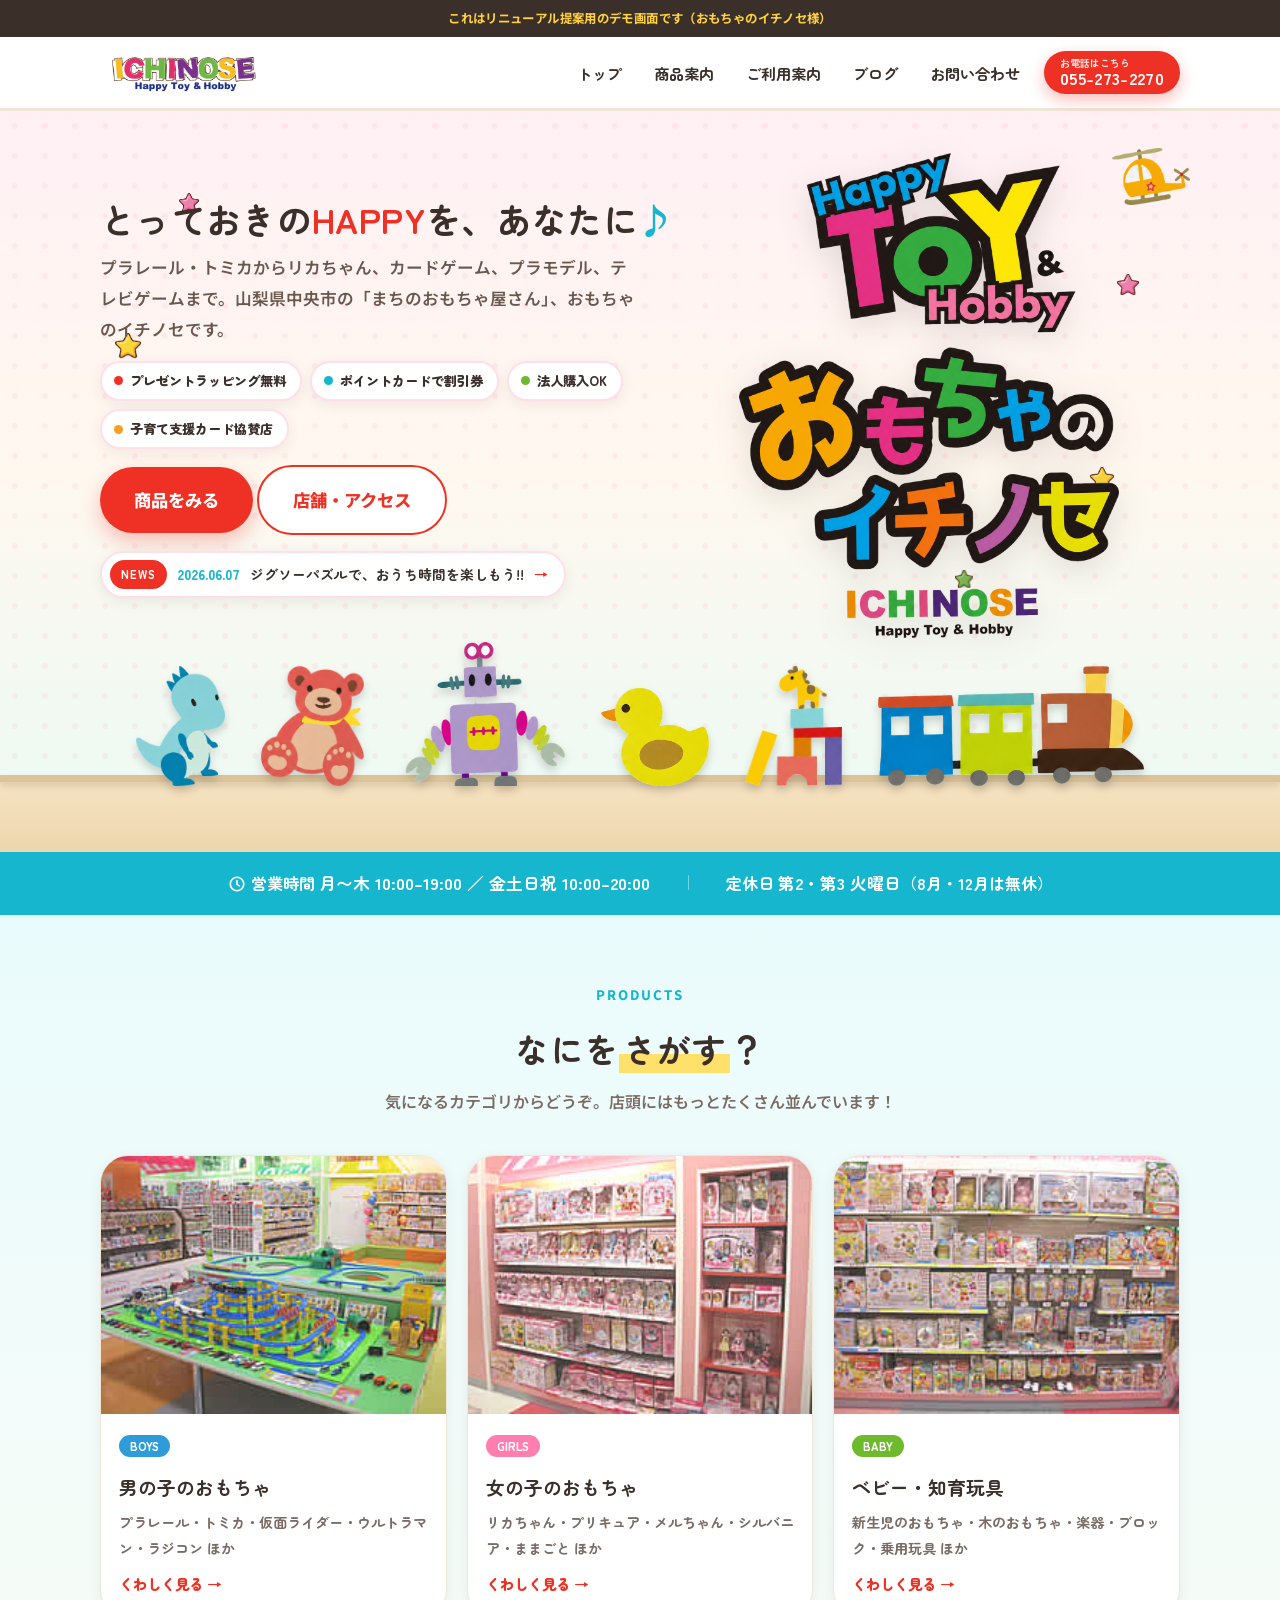
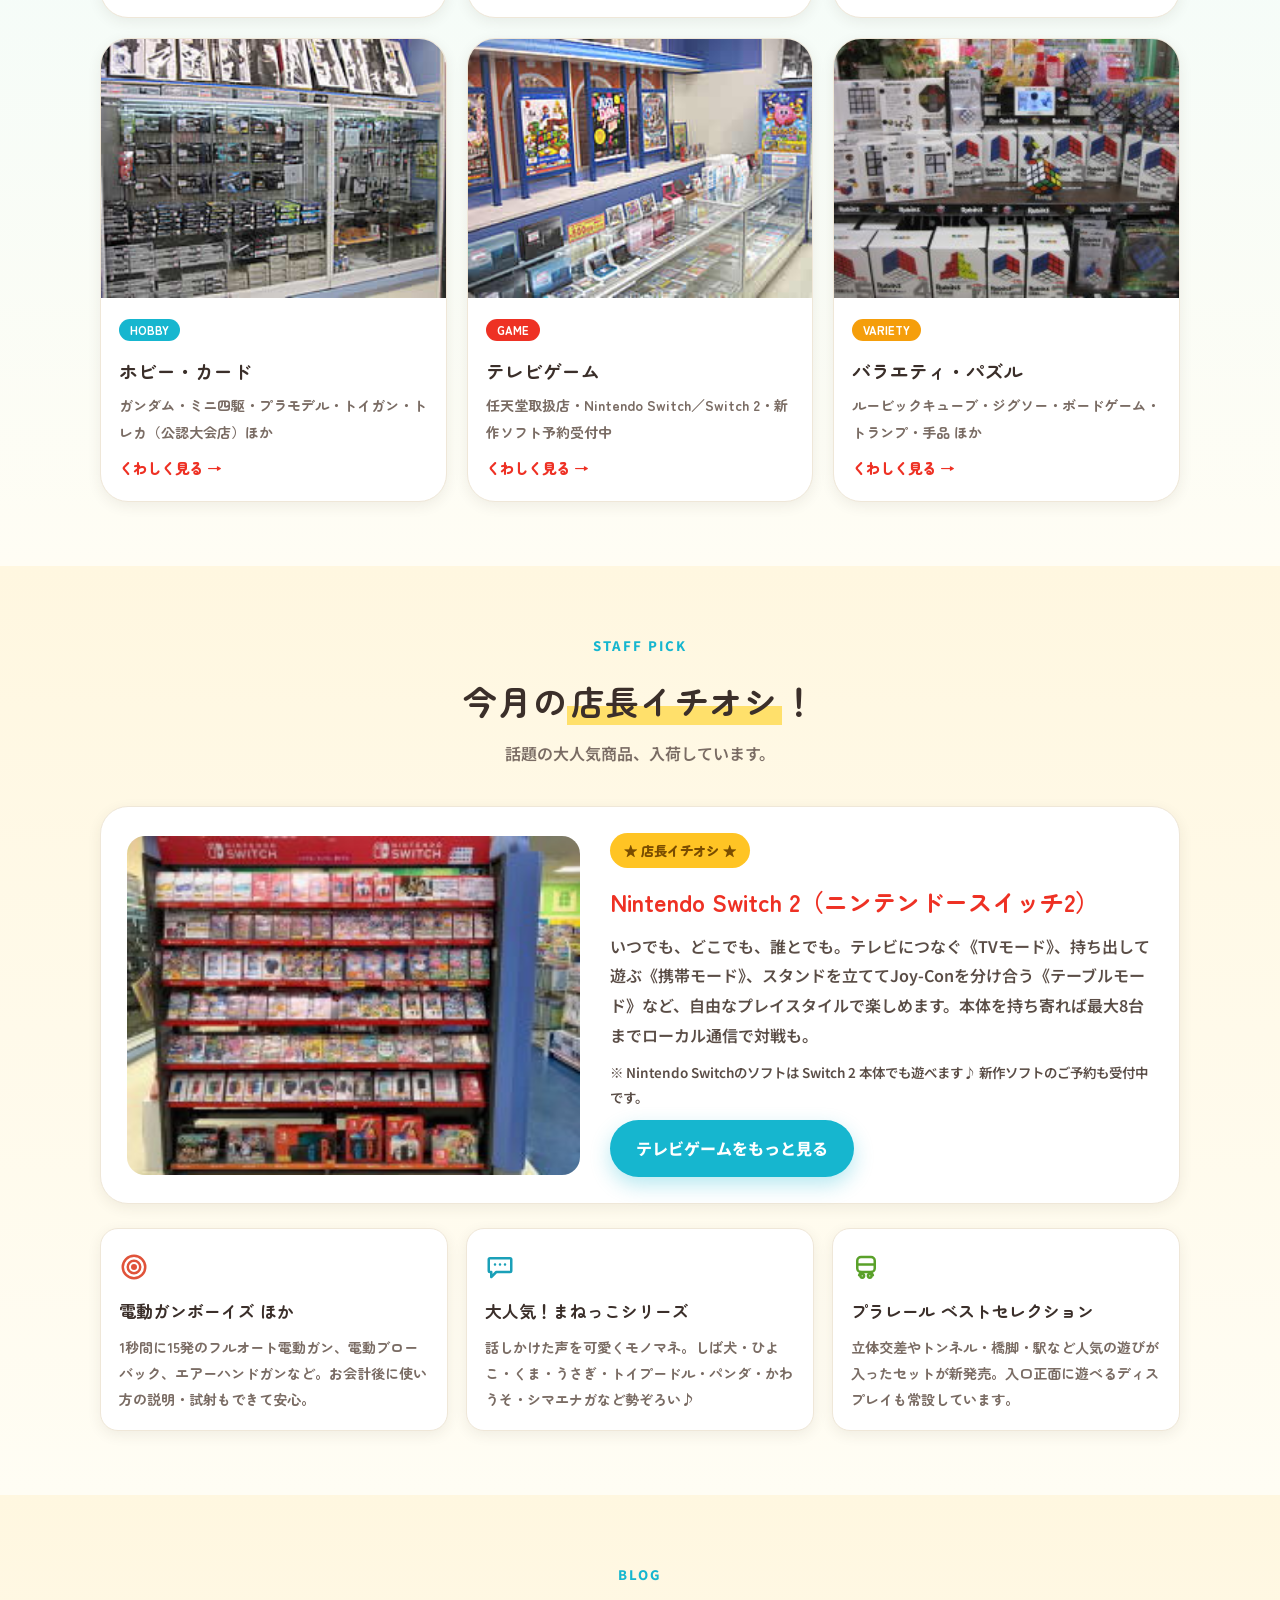
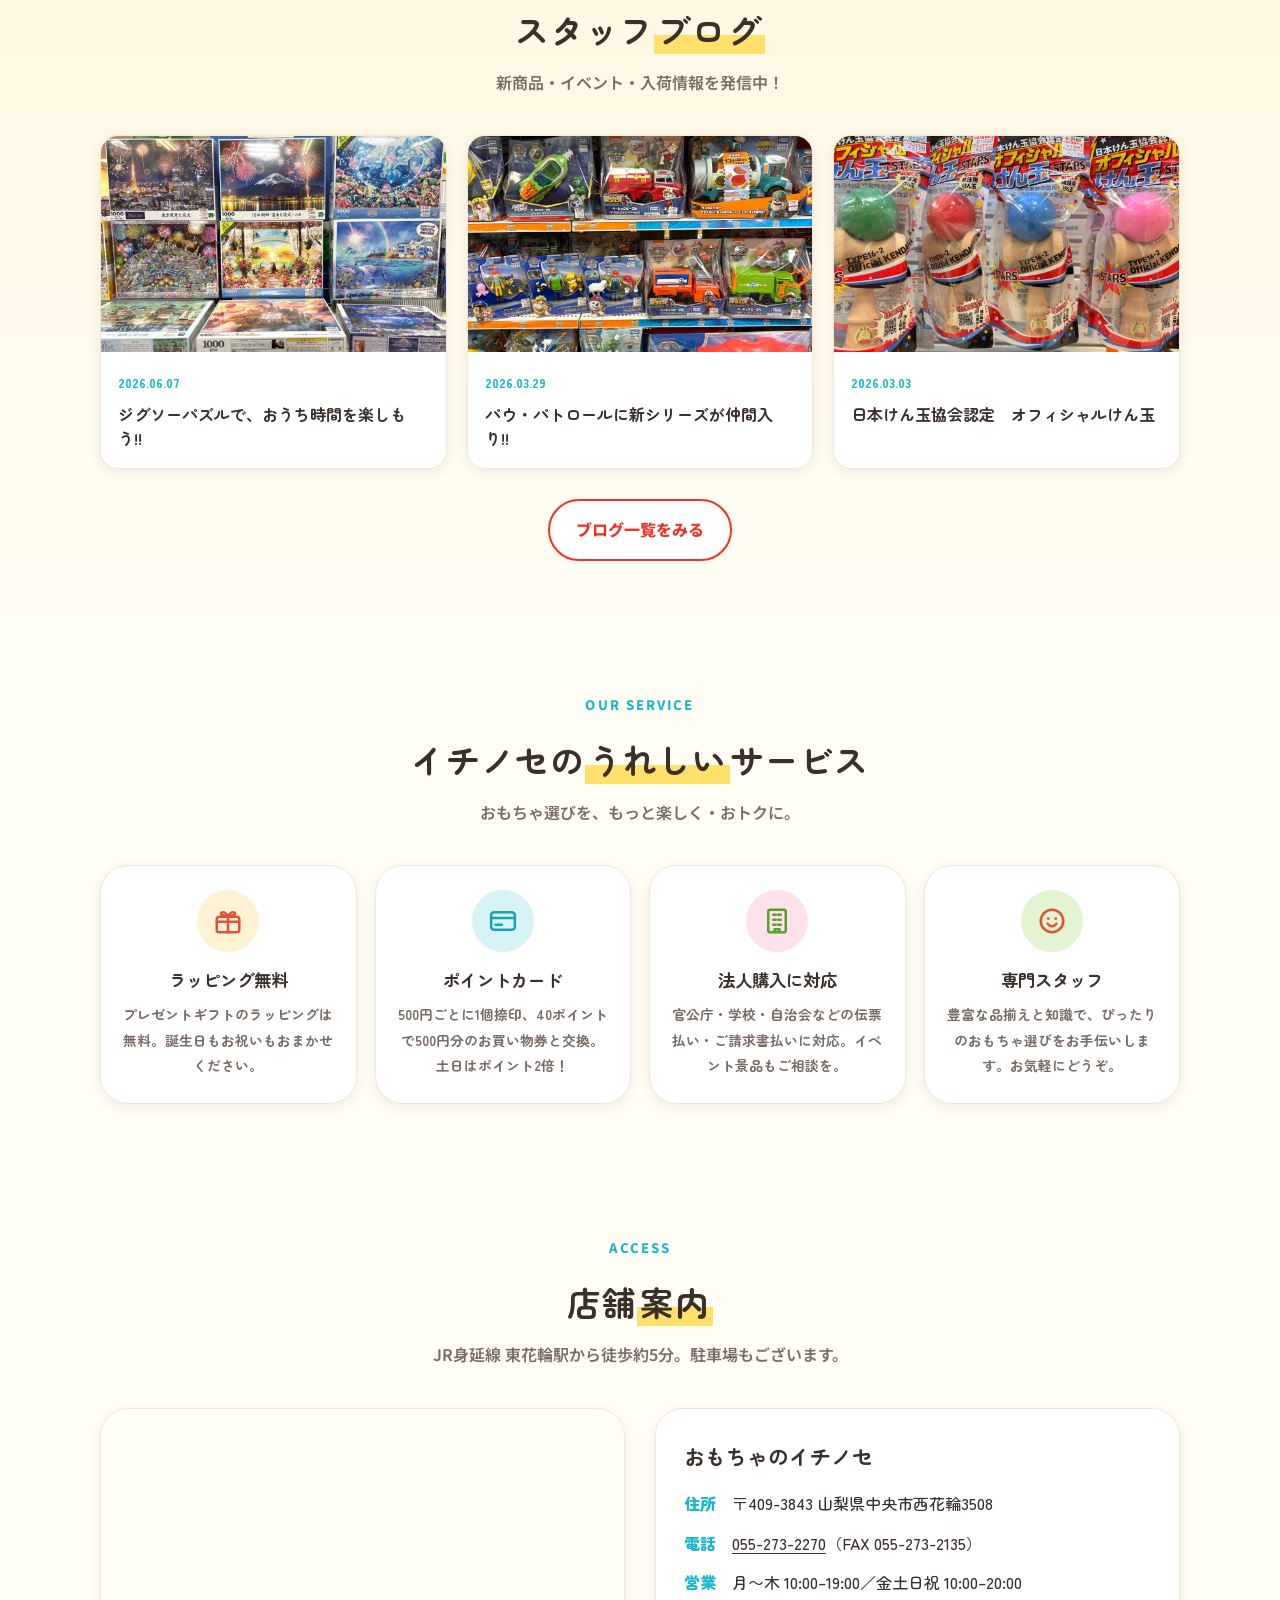
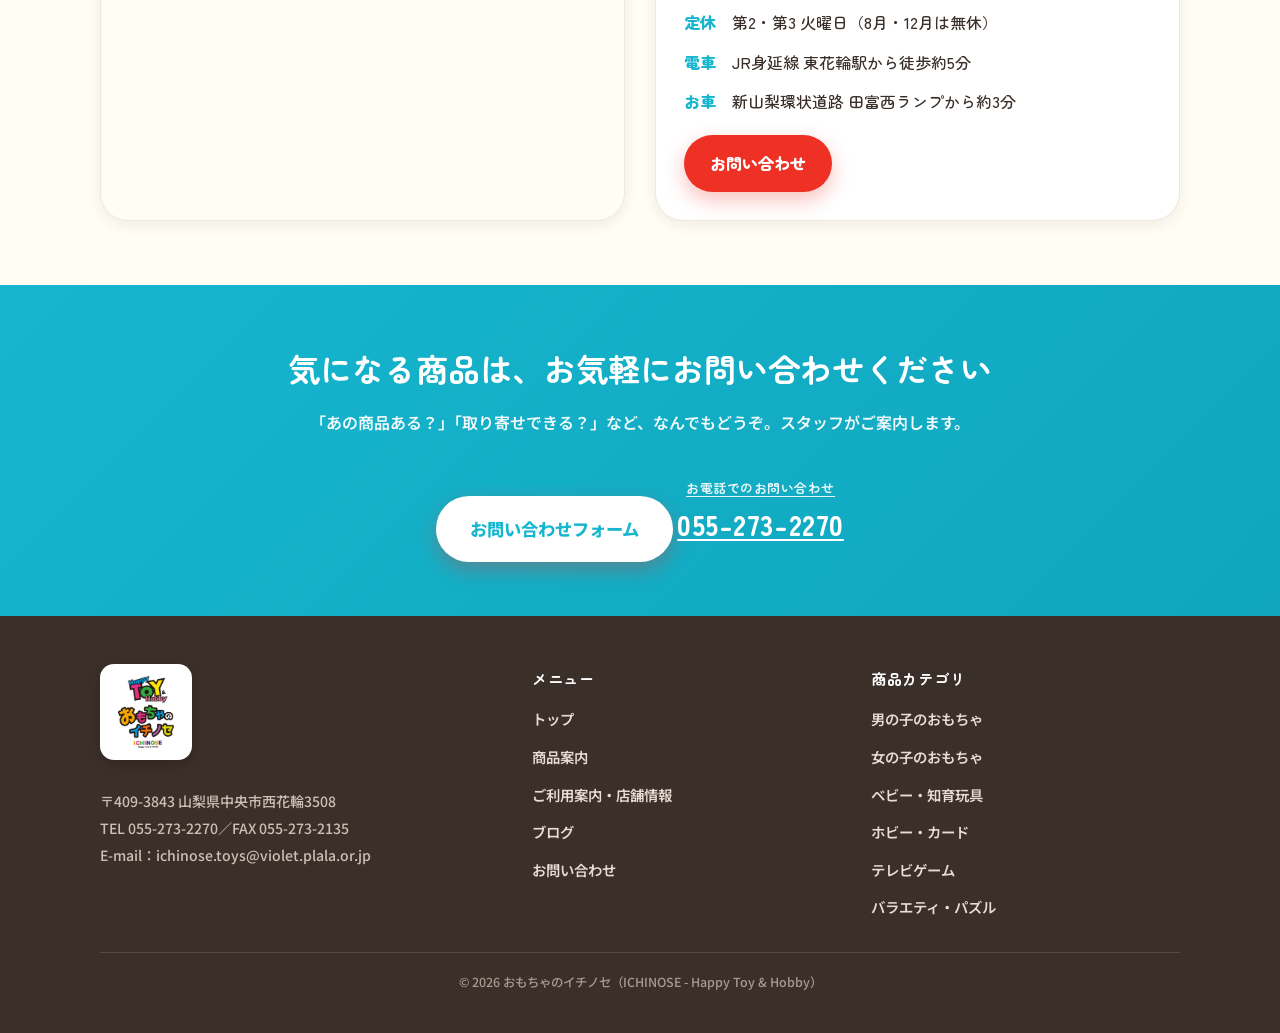
<file: index.html>
<!DOCTYPE html>
<html lang="ja">
<head>
<meta charset="UTF-8">
<meta name="viewport" content="width=device-width, initial-scale=1.0">
<title>おもちゃのイチノセ｜山梨県中央市のおもちゃ・ホビー専門店</title>
<meta name="description" content="おもちゃのイチノセは山梨県中央市西花輪のおもちゃ・ホビー専門店。プラレール・トミカ・リカちゃん・カードゲーム・プラモデル・テレビゲームまで豊富に品揃え。ラッピング無料・ポイントカード・法人購入対応。">
<meta name="keywords" content="おもちゃのイチノセ,おもちゃの一瀬,おもちゃ,玩具,ホビー,山梨県,中央市,西花輪,東花輪駅,甲府,プラレール,トミカ,カードゲーム,プラモデル,テレビゲーム">
<meta property="og:title" content="おもちゃのイチノセ｜山梨県中央市のおもちゃ・ホビー専門店">
<meta property="og:description" content="とっておきのHAPPYをあなたに。山梨県中央市のおもちゃ・ホビー専門店。">
<meta property="og:image" content="assets/ameblo_profile_logo.jpg">
<link rel="preconnect" href="https://fonts.googleapis.com">
<link rel="preconnect" href="https://fonts.gstatic.com" crossorigin>
<link href="https://fonts.googleapis.com/css2?family=Baloo+2:wght@600;700;800&family=Noto+Sans+JP:wght@400;500;700;900&family=Zen+Maru+Gothic:wght@500;700;900&display=swap" rel="stylesheet">
<link rel="icon" type="image/png" sizes="32x32" href="assets/favicon-32.png">
<link rel="icon" type="image/png" href="assets/favicon.png">
<link rel="apple-touch-icon" href="assets/apple-touch-icon.png">
<link rel="stylesheet" href="style.css?v=4">
</head>
<body>
<div class="demo-banner">これはリニューアル提案用のデモ画面です（おもちゃのイチノセ様）</div>

<!-- ===== HEADER ===== -->
<header class="site-head">
  <div class="wrap">
    <a class="brand zen" href="index.html">
      <img src="assets/logo_header.png" alt="おもちゃのイチノセ ICHINOSE Happy Toy &amp; Hobby">
    </a>
    <button class="navtoggle" aria-label="メニュー" onclick="document.getElementById('gnav').classList.toggle('open')"><span></span></button>
    <nav class="gnav zen" id="gnav">
      <a href="index.html">トップ</a>
      <a href="products.html">商品案内</a>
      <a href="guide.html">ご利用案内</a>
      <a href="blog.html">ブログ</a>
      <a href="contact.html">お問い合わせ</a>
      <a class="tel" href="tel:0552732270"><small>お電話はこちら</small><b>055-273-2270</b></a>
    </nav>
  </div>
</header>

<!-- ===== HERO (案2: 棚ディスプレイ) ===== -->
<section class="hero-shelf">
  <!-- 所々に散らしたおもちゃ・星 -->
  <img class="sc sc-heli"  src="assets/toys/heli.png"  alt="" aria-hidden="true">
  <img class="sc sc-star1" src="assets/deco/star_yellow.png"  alt="" aria-hidden="true">
  <img class="sc sc-star2" src="assets/deco/star_pink.png"    alt="" aria-hidden="true">
  <img class="sc sc-star3" src="assets/deco/star_green.png"   alt="" aria-hidden="true">
  <img class="sc sc-star4" src="assets/deco/star_yellow2.png" alt="" aria-hidden="true">
  <img class="sc sc-star5" src="assets/deco/star_pink.png"    alt="" aria-hidden="true">
  <img class="sc sc-star6" src="assets/deco/star_green.png"   alt="" aria-hidden="true">
  <div class="topwrap">
    <div class="htext">
      <h1 class="zen">とっておきの<span class="a">HAPPY</span>を、あなたに<span class="b">♪</span></h1>
      <p class="lead">プラレール・トミカからリカちゃん、カードゲーム、プラモデル、テレビゲームまで。山梨県中央市の「まちのおもちゃ屋さん」、おもちゃのイチノセです。</p>
      <div class="hero-badges zen">
        <span>プレゼントラッピング無料</span><span>ポイントカードで割引券</span><span>法人購入OK</span><span>子育て支援カード協賛店</span>
      </div>
      <div class="cta">
        <a class="btn lg" href="products.html">商品をみる</a>
        <a class="btn ghost lg" href="guide.html">店舗・アクセス</a>
      </div>
      <a class="hero-news zen" href="blog.html">
        <span class="nlabel">NEWS</span>
        <time>2026.06.07</time>
        <span class="ntext">ジグソーパズルで、おうち時間を楽しもう!!</span>
        <span class="narw">→</span>
      </a>
    </div>
    <div class="hlogo">
      <img class="hero-logo" src="assets/logo_center.png" alt="おもちゃのイチノセ ICHINOSE Happy Toy &amp; Hobby">
    </div>
  </div>
  <div class="shelf">
    <div class="shelf-row">
      <img class="b1" src="assets/toys/dino.png"    alt="" aria-hidden="true">
      <img class="b2" src="assets/toys/bear.png"    alt="" aria-hidden="true">
      <img class="b3" src="assets/toys/robot.png"   alt="" aria-hidden="true">
      <img class="b1" src="assets/toys/duck.png"    alt="" aria-hidden="true">
      <img class="b2" src="assets/toys/giraffe.png" alt="" aria-hidden="true">
      <img class="b3" src="assets/toys/train.png"   alt="" aria-hidden="true">
    </div>
  </div>
</section>

<!-- ===== 営業時間 帯 ===== -->
<div class="infobar zen">
  <div class="wrap">
    <span><svg class="ib-ic" viewBox="0 0 24 24" fill="none" stroke="#fff" stroke-width="2.2" stroke-linecap="round" stroke-linejoin="round"><circle cx="12" cy="12" r="9"/><path d="M12 7.5v5l3 2"/></svg>営業時間 <b><span class="nw">月〜木 10:00–19:00</span><span class="sl"> ／ </span><br class="mbr"><span class="nw">金土日祝 10:00–20:00</span></b></span>
    <span class="sep">｜</span>
    <span>定休日 <b>第2・第3 火曜日</b>（8月・12月は無休）</span>
  </div>
</div>

<!-- ===== カテゴリ ===== -->
<section class="sec" style="background:linear-gradient(180deg,#eafbfd,transparent)">
  <div class="wrap">
    <div class="sec-head">
      <span class="ey">PRODUCTS</span>
      <h2 class="zen">なにを<span class="mk">さがす</span>？</h2>
      <p>気になるカテゴリからどうぞ。店頭にはもっとたくさん並んでいます！</p>
    </div>
    <div class="cats zen">
      <a class="cat" href="products.html#boy">
        <div class="ph"><img src="assets/01boy_images_p001.jpg" alt="男の子のおもちゃ" loading="lazy" onerror="this.src='assets/ameblo_profile_logo.jpg'"></div>
        <div class="tx"><span class="tag">BOYS</span><h3>男の子のおもちゃ</h3><p>プラレール・トミカ・仮面ライダー・ウルトラマン・ラジコン ほか</p><div class="more">くわしく見る →</div></div>
      </a>
      <a class="cat" href="products.html#girl">
        <div class="ph"><img src="assets/02girl_images_p001.jpg" alt="女の子のおもちゃ" loading="lazy" onerror="this.src='assets/ameblo_profile_logo.jpg'"></div>
        <div class="tx"><span class="tag">GIRLS</span><h3>女の子のおもちゃ</h3><p>リカちゃん・プリキュア・メルちゃん・シルバニア・ままごと ほか</p><div class="more">くわしく見る →</div></div>
      </a>
      <a class="cat" href="products.html#baby">
        <div class="ph"><img src="assets/03baby_images_p001.jpg" alt="ベビー・知育玩具" loading="lazy" onerror="this.src='assets/ameblo_profile_logo.jpg'"></div>
        <div class="tx"><span class="tag">BABY</span><h3>ベビー・知育玩具</h3><p>新生児のおもちゃ・木のおもちゃ・楽器・ブロック・乗用玩具 ほか</p><div class="more">くわしく見る →</div></div>
      </a>
      <a class="cat" href="products.html#hobby">
        <div class="ph"><img src="assets/04hobby_images_001.jpg" alt="ホビー・カードゲーム" loading="lazy" onerror="this.src='assets/ameblo_profile_logo.jpg'"></div>
        <div class="tx"><span class="tag">HOBBY</span><h3>ホビー・カード</h3><p>ガンダム・ミニ四駆・プラモデル・トイガン・トレカ（公認大会店）ほか</p><div class="more">くわしく見る →</div></div>
      </a>
      <a class="cat" href="products.html#tv">
        <div class="ph"><img src="assets/05tv_images_001.jpg" alt="テレビゲーム" loading="lazy" onerror="this.src='assets/ameblo_profile_logo.jpg'"></div>
        <div class="tx"><span class="tag">GAME</span><h3>テレビゲーム</h3><p>任天堂取扱店・Nintendo Switch／Switch 2・新作ソフト予約受付中</p><div class="more">くわしく見る →</div></div>
      </a>
      <a class="cat" href="products.html#variety">
        <div class="ph"><img src="assets/06variety_images_p001.jpg" alt="バラエティ・ゲーム・パズル" loading="lazy" onerror="this.src='assets/ameblo_profile_logo.jpg'"></div>
        <div class="tx"><span class="tag">VARIETY</span><h3>バラエティ・パズル</h3><p>ルービックキューブ・ジグソー・ボードゲーム・トランプ・手品 ほか</p><div class="more">くわしく見る →</div></div>
      </a>
    </div>
  </div>
</section>

<!-- ===== 店長イチオシ ===== -->
<section class="sec pick">
  <div class="wrap">
    <div class="sec-head">
      <span class="ey">STAFF PICK</span>
      <h2 class="zen">今月の<span class="mk">店長イチオシ</span>！</h2>
      <p>話題の大人気商品、入荷しています。</p>
    </div>
    <div class="pick-main">
      <div class="ph"><img src="assets/05tv_images_002.jpg" alt="Nintendo Switch 2" onerror="this.src='assets/ameblo_profile_logo.jpg'"></div>
      <div>
        <span class="rec zen">★ 店長イチオシ ★</span>
        <h3 class="zen">Nintendo Switch 2（ニンテンドースイッチ2）</h3>
        <p>いつでも、どこでも、誰とでも。テレビにつなぐ《TVモード》、持ち出して遊ぶ《携帯モード》、スタンドを立ててJoy-Conを分け合う《テーブルモード》など、自由なプレイスタイルで楽しめます。本体を持ち寄れば最大8台までローカル通信で対戦も。</p>
        <p class="note">※ Nintendo Switchのソフトは Switch 2 本体でも遊べます♪ 新作ソフトのご予約も受付中です。</p>
        <a class="btn alt" href="products.html#tv">テレビゲームをもっと見る</a>
      </div>
    </div>
    <div class="pick-grid zen">
      <div class="pick-card">
        <div class="ic"><svg viewBox="0 0 24 24" fill="none" stroke="#e0533a" stroke-width="2"><circle cx="12" cy="12" r="9"/><circle cx="12" cy="12" r="5"/><circle cx="12" cy="12" r="1.4" fill="#e0533a"/></svg></div>
        <h4>電動ガンボーイズ ほか</h4>
        <p>1秒間に15発のフルオート電動ガン、電動ブローバック、エアーハンドガンなど。お会計後に使い方の説明・試射もできて安心。</p>
      </div>
      <div class="pick-card">
        <div class="ic"><svg viewBox="0 0 24 24" fill="none" stroke="#1aa0b8" stroke-width="2" stroke-linecap="round" stroke-linejoin="round"><path d="M4 5h16a1 1 0 0 1 1 1v9a1 1 0 0 1-1 1H9l-4 4v-4H4a1 1 0 0 1-1-1V6a1 1 0 0 1 1-1z"/><path d="M8 10h.01M12 10h.01M16 10h.01"/></svg></div>
        <h4>大人気！まねっこシリーズ</h4>
        <p>話しかけた声を可愛くモノマネ。しば犬・ひよこ・くま・うさぎ・トイプードル・パンダ・かわうそ・シマエナガなど勢ぞろい♪</p>
      </div>
      <div class="pick-card">
        <div class="ic"><svg viewBox="0 0 24 24" fill="none" stroke="#5aa12a" stroke-width="2" stroke-linecap="round" stroke-linejoin="round"><rect x="5" y="4" width="14" height="12" rx="3"/><path d="M5 10h14"/><circle cx="9" cy="19" r="1.5"/><circle cx="15" cy="19" r="1.5"/><path d="M8 16l-1.5 2.5M16 16l1.5 2.5"/></svg></div>
        <h4>プラレール ベストセレクション</h4>
        <p>立体交差やトンネル・橋脚・駅など人気の遊びが入ったセットが新発売。入口正面に遊べるディスプレイも常設しています。</p>
      </div>
    </div>
  </div>
</section>

<!-- ===== ブログ ===== -->
<section class="sec" style="background:linear-gradient(180deg,#fff7e0,transparent)">
  <div class="wrap">
    <div class="sec-head">
      <span class="ey">BLOG</span>
      <h2 class="zen">スタッフ<span class="mk">ブログ</span></h2>
      <p>新商品・イベント・入荷情報を発信中！</p>
    </div>
    <div class="posts zen">
      <a class="post" href="https://ameblo.jp/ichinose-toys/" target="_blank" rel="noopener">
        <div class="ph"><img src="assets/blog/blog_20260607.jpg" alt="ジグソーパズルで、おうち時間を楽しもう" loading="lazy" onerror="this.src='assets/ameblo_profile_logo.jpg'"></div>
        <div class="tx"><span class="date">2026.06.07</span><h3>ジグソーパズルで、おうち時間を楽しもう!!</h3></div>
      </a>
      <a class="post" href="https://ameblo.jp/ichinose-toys/" target="_blank" rel="noopener">
        <div class="ph"><img src="assets/blog/blog_20260329.jpg" alt="パウ・パトロールに新シリーズ" loading="lazy" onerror="this.src='assets/ameblo_profile_logo.jpg'"></div>
        <div class="tx"><span class="date">2026.03.29</span><h3>パウ・パトロールに新シリーズが仲間入り!!</h3></div>
      </a>
      <a class="post" href="https://ameblo.jp/ichinose-toys/" target="_blank" rel="noopener">
        <div class="ph"><img src="assets/blog/blog_20260303.jpg" alt="日本けん玉協会認定 オフィシャルけん玉" loading="lazy" onerror="this.src='assets/ameblo_profile_logo.jpg'"></div>
        <div class="tx"><span class="date">2026.03.03</span><h3>日本けん玉協会認定　オフィシャルけん玉</h3></div>
      </a>
    </div>
    <div style="text-align:center;margin-top:30px"><a class="btn ghost" href="blog.html">ブログ一覧をみる</a></div>
  </div>
</section>

<!-- ===== バリュー(うれしいサービス) ===== -->
<section class="sec">
  <div class="wrap">
    <div class="sec-head">
      <span class="ey">OUR SERVICE</span>
      <h2 class="zen">イチノセの<span class="mk">うれしい</span>サービス</h2>
      <p>おもちゃ選びを、もっと楽しく・おトクに。</p>
    </div>
    <div class="values zen">
      <div class="value">
        <div class="ic"><svg viewBox="0 0 24 24" fill="none" stroke="#e0533a" stroke-width="2" stroke-linecap="round" stroke-linejoin="round"><rect x="3" y="8.5" width="18" height="12.5" rx="2"/><path d="M3 12.5h18M12 8.5V21"/><path d="M12 8.5S9.5 4 7 5.2s2 3.3 5 3.3zM12 8.5s2.5-4.5 5-3.3-2 3.3-5 3.3z"/></svg></div>
        <h3>ラッピング無料</h3>
        <p>プレゼントギフトのラッピングは無料。誕生日もお祝いもおまかせください。</p>
      </div>
      <div class="value">
        <div class="ic"><svg viewBox="0 0 24 24" fill="none" stroke="#1aa0b8" stroke-width="2" stroke-linecap="round" stroke-linejoin="round"><rect x="2.5" y="5" width="19" height="14" rx="2.5"/><path d="M2.5 9.5h19M6 15h5"/></svg></div>
        <h3>ポイントカード</h3>
        <p>500円ごとに1個捺印、40ポイントで500円分のお買い物券と交換。土日はポイント2倍！</p>
      </div>
      <div class="value">
        <div class="ic"><svg viewBox="0 0 24 24" fill="none" stroke="#5aa12a" stroke-width="2" stroke-linecap="round" stroke-linejoin="round"><rect x="5" y="3" width="14" height="18" rx="1.5"/><path d="M9 7h2M13 7h2M9 11h2M13 11h2M9 15h2M13 15h2M10 21v-2.5h4V21"/></svg></div>
        <h3>法人購入に対応</h3>
        <p>官公庁・学校・自治会などの伝票払い・ご請求書払いに対応。イベント景品もご相談を。</p>
      </div>
      <div class="value">
        <div class="ic"><svg viewBox="0 0 24 24" fill="none" stroke="#e0533a" stroke-width="2" stroke-linecap="round" stroke-linejoin="round"><circle cx="12" cy="12" r="9"/><path d="M8.5 14.2s1.4 2 3.5 2 3.5-2 3.5-2"/><circle cx="9" cy="10" r="1.1" fill="#e0533a" stroke="none"/><circle cx="15" cy="10" r="1.1" fill="#e0533a" stroke="none"/></svg></div>
        <h3>専門スタッフ</h3>
        <p>豊富な品揃えと知識で、ぴったりのおもちゃ選びをお手伝いします。お気軽にどうぞ。</p>
      </div>
    </div>
  </div>
</section>

<!-- ===== アクセス ===== -->
<section class="sec" id="access">
  <div class="wrap">
    <div class="sec-head">
      <span class="ey">ACCESS</span>
      <h2 class="zen">店舗<span class="mk">案内</span></h2>
      <p>JR身延線 東花輪駅から徒歩約5分。駐車場もございます。</p>
    </div>
    <div class="store">
      <div class="map">
        <iframe title="おもちゃのイチノセ 地図" loading="lazy" referrerpolicy="no-referrer-when-downgrade"
          src="https://maps.google.com/maps?q=%E5%B1%B1%E6%A2%A8%E7%9C%8C%E4%B8%AD%E5%A4%AE%E5%B8%82%E8%A5%BF%E8%8A%B1%E8%BC%AA3508&output=embed"></iframe>
      </div>
      <div class="infocard zen">
        <h3>おもちゃのイチノセ</h3>
        <dl class="dl">
          <dt>住所</dt><dd>〒409-3843 山梨県中央市西花輪3508</dd>
          <dt>電話</dt><dd><a href="tel:0552732270">055-273-2270</a>（FAX 055-273-2135）</dd>
          <dt>営業</dt><dd>月〜木 10:00–19:00／金土日祝 10:00–20:00</dd>
          <dt>定休</dt><dd>第2・第3 火曜日（8月・12月は無休）</dd>
          <dt>電車</dt><dd>JR身延線 東花輪駅から徒歩約5分</dd>
          <dt>お車</dt><dd>新山梨環状道路 田富西ランプから約3分</dd>
        </dl>
        <div style="margin-top:18px"><a class="btn" href="contact.html">お問い合わせ</a></div>
      </div>
    </div>
  </div>
</section>

<!-- ===== CTA ===== -->
<section class="cta-band">
  <div class="wrap">
    <h2 class="zen">気になる商品は、お気軽にお問い合わせください</h2>
    <p>「あの商品ある？」「取り寄せできる？」など、なんでもどうぞ。スタッフがご案内します。</p>
    <a class="btn lg" href="contact.html">お問い合わせフォーム</a>
    <a class="tel-big zen" href="tel:0552732270"><small>お電話でのお問い合わせ</small>055-273-2270</a>
  </div>
</section>

<!-- ===== FOOTER ===== -->
<footer class="site-foot">
  <div class="wrap">
    <div class="top">
      <div>
        <a class="brand zen footer-logo" href="index.html"><img src="assets/logo_center.png" alt="おもちゃのイチノセ ICHINOSE Happy Toy &amp; Hobby"></a>
        <p>〒409-3843 山梨県中央市西花輪3508<br>TEL 055-273-2270／FAX 055-273-2135<br>E-mail：ichinose.toys@violet.plala.or.jp</p>
      </div>
      <div>
        <h4 class="zen">メニュー</h4>
        <ul>
          <li><a href="index.html">トップ</a></li>
          <li><a href="products.html">商品案内</a></li>
          <li><a href="guide.html">ご利用案内・店舗情報</a></li>
          <li><a href="blog.html">ブログ</a></li>
          <li><a href="contact.html">お問い合わせ</a></li>
        </ul>
      </div>
      <div>
        <h4 class="zen">商品カテゴリ</h4>
        <ul>
          <li><a href="products.html#boy">男の子のおもちゃ</a></li>
          <li><a href="products.html#girl">女の子のおもちゃ</a></li>
          <li><a href="products.html#baby">ベビー・知育玩具</a></li>
          <li><a href="products.html#hobby">ホビー・カード</a></li>
          <li><a href="products.html#tv">テレビゲーム</a></li>
          <li><a href="products.html#variety">バラエティ・パズル</a></li>
        </ul>
      </div>
    </div>
    <p class="copy">© 2026 おもちゃのイチノセ（ICHINOSE - Happy Toy &amp; Hobby）</p>
  </div>
</footer>

<button class="totop" id="totop" aria-label="ページの先頭へ戻る" onclick="window.scrollTo({top:0,behavior:'smooth'})"><img src="assets/deco/rocket.png" alt=""></button>
<script>(function(){var b=document.getElementById('totop');if(b)addEventListener('scroll',function(){b.classList.toggle('show',scrollY>400)});})();</script>
</body>
</html>
</file>
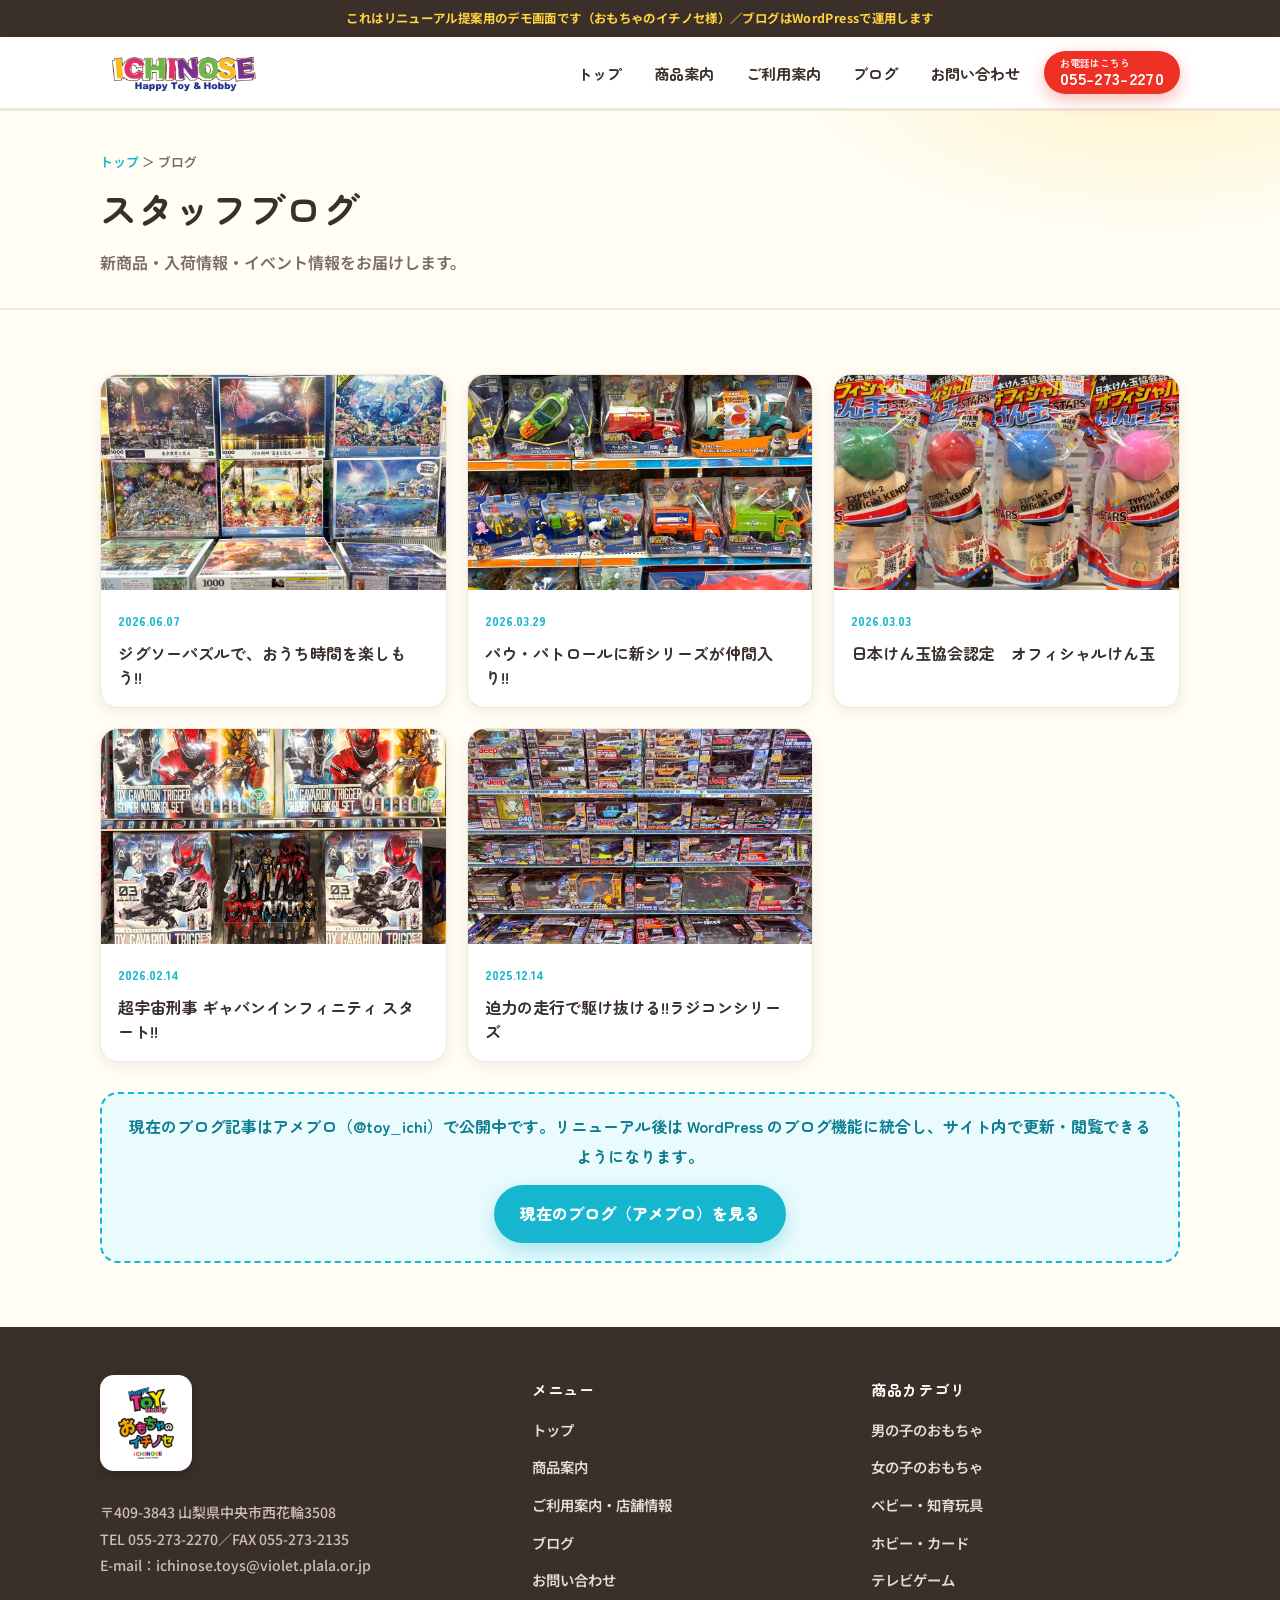
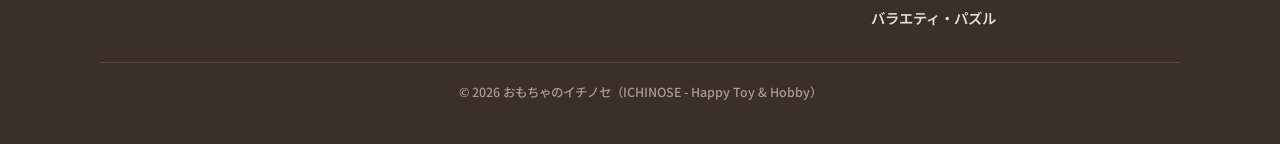
<file: blog.html>
<!DOCTYPE html>
<html lang="ja">
<head>
<meta charset="UTF-8">
<meta name="viewport" content="width=device-width, initial-scale=1.0">
<title>ブログ｜おもちゃのイチノセ（山梨県中央市）</title>
<meta name="description" content="おもちゃのイチノセのスタッフブログ。新商品・入荷情報・イベント情報をお届けします。">
<link rel="preconnect" href="https://fonts.googleapis.com">
<link rel="preconnect" href="https://fonts.gstatic.com" crossorigin>
<link href="https://fonts.googleapis.com/css2?family=Baloo+2:wght@600;700;800&family=Noto+Sans+JP:wght@400;500;700;900&family=Zen+Maru+Gothic:wght@500;700;900&display=swap" rel="stylesheet">
<link rel="icon" type="image/png" sizes="32x32" href="assets/favicon-32.png">
<link rel="icon" type="image/png" href="assets/favicon.png">
<link rel="apple-touch-icon" href="assets/apple-touch-icon.png">
<link rel="stylesheet" href="style.css?v=4">
</head>
<body>
<div class="demo-banner">これはリニューアル提案用のデモ画面です（おもちゃのイチノセ様）／ブログはWordPressで運用します</div>

<header class="site-head">
  <div class="wrap">
    <a class="brand zen" href="index.html"><img src="assets/logo_header.png" alt="おもちゃのイチノセ ICHINOSE Happy Toy &amp; Hobby"></a>
    <button class="navtoggle" aria-label="メニュー" onclick="document.getElementById('gnav').classList.toggle('open')"><span></span></button>
    <nav class="gnav zen" id="gnav">
      <a href="index.html">トップ</a>
      <a href="products.html">商品案内</a>
      <a href="guide.html">ご利用案内</a>
      <a href="blog.html">ブログ</a>
      <a href="contact.html">お問い合わせ</a>
      <a class="tel" href="tel:0552732270"><small>お電話はこちら</small><b>055-273-2270</b></a>
    </nav>
  </div>
</header>

<div class="page-head">
  <div class="wrap">
    <p class="crumb"><a href="index.html">トップ</a> ＞ ブログ</p>
    <h1 class="zen">スタッフブログ</h1>
    <p>新商品・入荷情報・イベント情報をお届けします。</p>
  </div>
</div>

<section class="sec">
  <div class="wrap">
    <div class="posts zen">
      <a class="post" href="https://ameblo.jp/ichinose-toys/" target="_blank" rel="noopener">
        <div class="ph"><img src="assets/blog/blog_20260607.jpg" alt="ジグソーパズルで、おうち時間を楽しもう" loading="lazy" onerror="this.src='assets/ameblo_profile_logo.jpg'"></div>
        <div class="tx"><span class="date">2026.06.07</span><h3>ジグソーパズルで、おうち時間を楽しもう!!</h3></div>
      </a>
      <a class="post" href="https://ameblo.jp/ichinose-toys/" target="_blank" rel="noopener">
        <div class="ph"><img src="assets/blog/blog_20260329.jpg" alt="パウ・パトロールに新シリーズが仲間入り" loading="lazy" onerror="this.src='assets/ameblo_profile_logo.jpg'"></div>
        <div class="tx"><span class="date">2026.03.29</span><h3>パウ・パトロールに新シリーズが仲間入り!!</h3></div>
      </a>
      <a class="post" href="https://ameblo.jp/ichinose-toys/" target="_blank" rel="noopener">
        <div class="ph"><img src="assets/blog/blog_20260303.jpg" alt="日本けん玉協会認定 オフィシャルけん玉" loading="lazy" onerror="this.src='assets/ameblo_profile_logo.jpg'"></div>
        <div class="tx"><span class="date">2026.03.03</span><h3>日本けん玉協会認定　オフィシャルけん玉</h3></div>
      </a>
      <a class="post" href="https://ameblo.jp/ichinose-toys/" target="_blank" rel="noopener">
        <div class="ph"><img src="assets/blog/blog_20260214.jpg" alt="超宇宙刑事 ギャバンインフィニティ スタート" loading="lazy" onerror="this.src='assets/ameblo_profile_logo.jpg'"></div>
        <div class="tx"><span class="date">2026.02.14</span><h3>超宇宙刑事 ギャバンインフィニティ スタート!!</h3></div>
      </a>
      <a class="post" href="https://ameblo.jp/ichinose-toys/" target="_blank" rel="noopener">
        <div class="ph"><img src="assets/blog/blog_20251214.jpg" alt="迫力の走行で駆け抜ける ラジコンシリーズ" loading="lazy" onerror="this.src='assets/ameblo_profile_logo.jpg'"></div>
        <div class="tx"><span class="date">2025.12.14</span><h3>迫力の走行で駆け抜ける!!ラジコンシリーズ</h3></div>
      </a>
    </div>
    <div class="callout teal zen" style="margin-top:30px;text-align:center">
      現在のブログ記事はアメブロ（@toy_ichi）で公開中です。リニューアル後は WordPress のブログ機能に統合し、サイト内で更新・閲覧できるようになります。
      <div style="margin-top:14px"><a class="btn alt" href="https://ameblo.jp/ichinose-toys/" target="_blank" rel="noopener">現在のブログ（アメブロ）を見る</a></div>
    </div>
  </div>
</section>

<footer class="site-foot">
  <div class="wrap">
    <div class="top">
      <div>
        <a class="brand zen footer-logo" href="index.html"><img src="assets/logo_center.png" alt="おもちゃのイチノセ ICHINOSE Happy Toy &amp; Hobby"></a>
        <p>〒409-3843 山梨県中央市西花輪3508<br>TEL 055-273-2270／FAX 055-273-2135<br>E-mail：ichinose.toys@violet.plala.or.jp</p>
      </div>
      <div><h4 class="zen">メニュー</h4><ul><li><a href="index.html">トップ</a></li><li><a href="products.html">商品案内</a></li><li><a href="guide.html">ご利用案内・店舗情報</a></li><li><a href="blog.html">ブログ</a></li><li><a href="contact.html">お問い合わせ</a></li></ul></div>
      <div><h4 class="zen">商品カテゴリ</h4><ul><li><a href="products.html#boy">男の子のおもちゃ</a></li><li><a href="products.html#girl">女の子のおもちゃ</a></li><li><a href="products.html#baby">ベビー・知育玩具</a></li><li><a href="products.html#hobby">ホビー・カード</a></li><li><a href="products.html#tv">テレビゲーム</a></li><li><a href="products.html#variety">バラエティ・パズル</a></li></ul></div>
    </div>
    <p class="copy">© 2026 おもちゃのイチノセ（ICHINOSE - Happy Toy &amp; Hobby）</p>
  </div>
</footer>

<button class="totop" id="totop" aria-label="ページの先頭へ戻る" onclick="window.scrollTo({top:0,behavior:'smooth'})"><img src="assets/deco/rocket.png" alt=""></button>
<script>(function(){var b=document.getElementById('totop');if(b)addEventListener('scroll',function(){b.classList.toggle('show',scrollY>400)});})();</script>
</body>
</html>
</file>
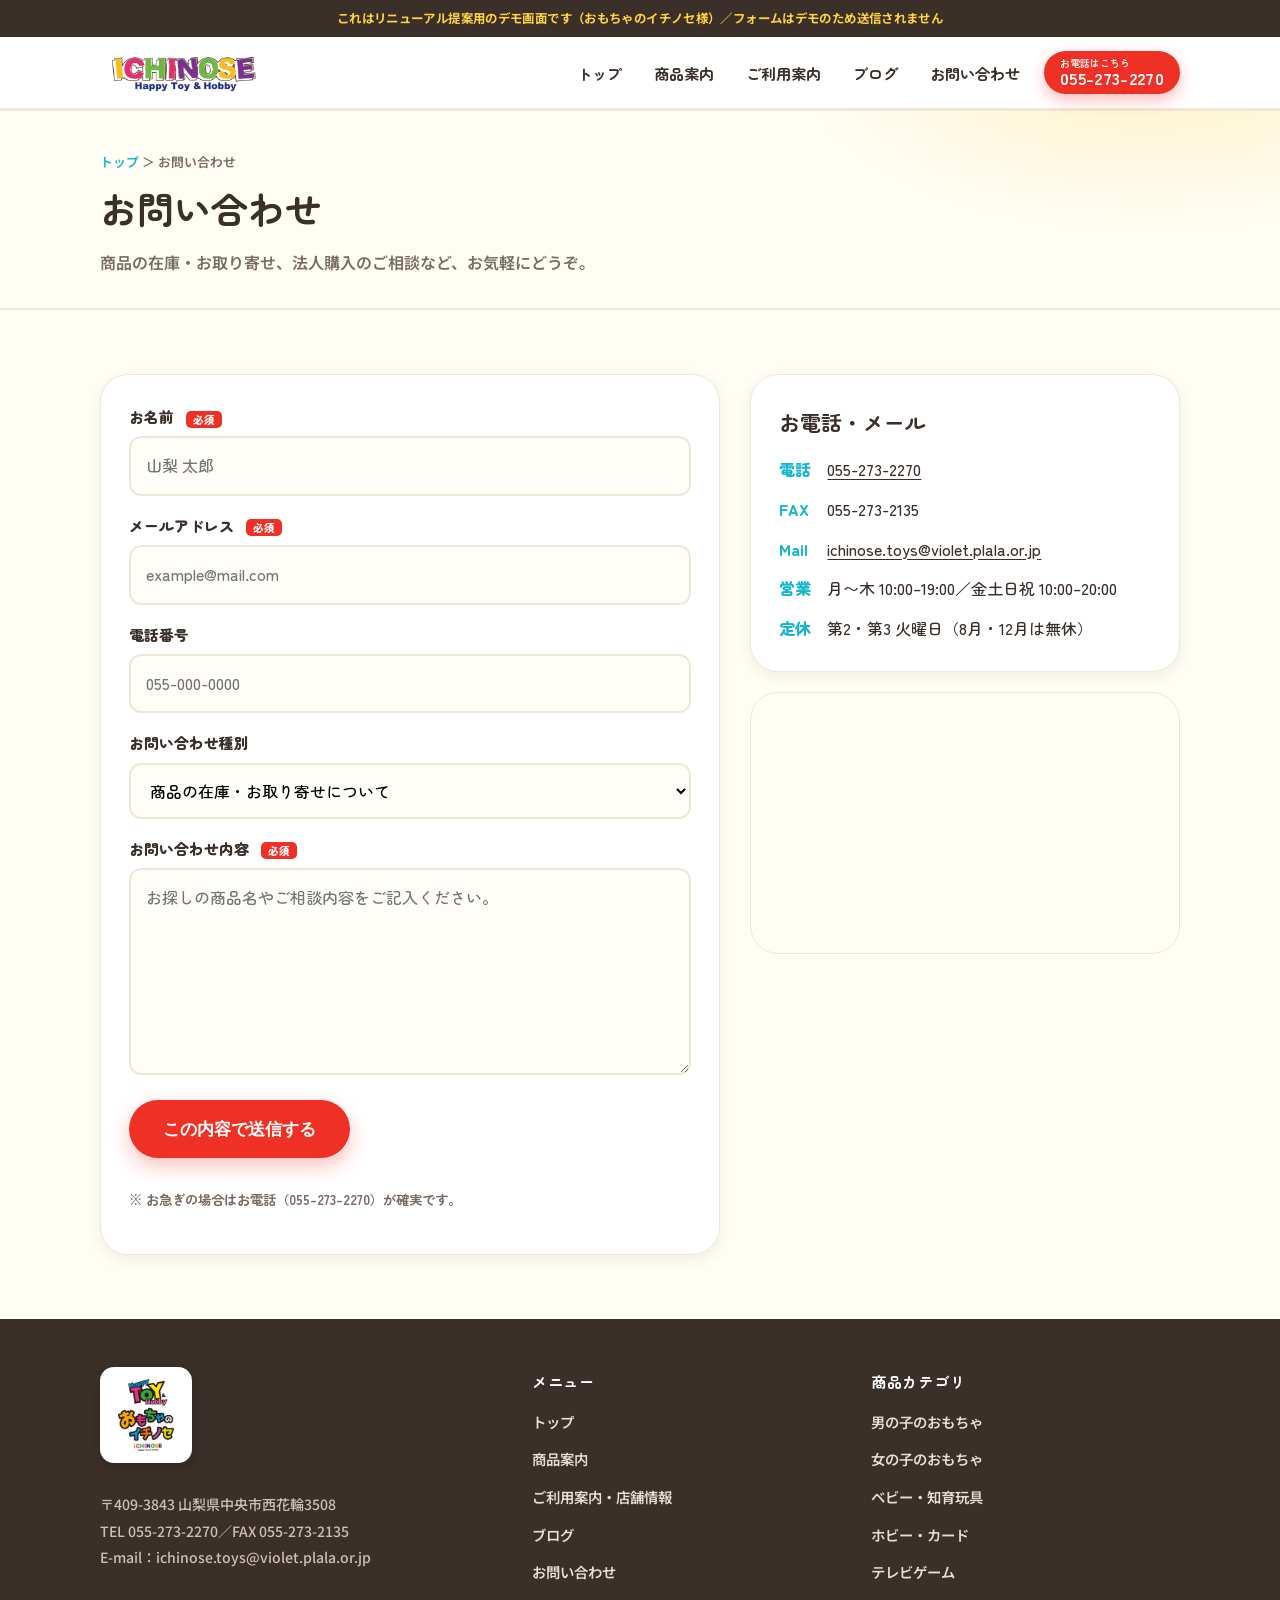
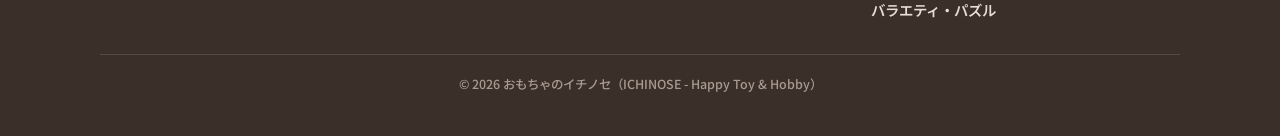
<file: contact.html>
<!DOCTYPE html>
<html lang="ja">
<head>
<meta charset="UTF-8">
<meta name="viewport" content="width=device-width, initial-scale=1.0">
<title>お問い合わせ｜おもちゃのイチノセ（山梨県中央市）</title>
<meta name="description" content="おもちゃのイチノセへのお問い合わせ。商品の在庫・お取り寄せ、法人購入のご相談など、お電話・メール・フォームからお気軽にどうぞ。">
<link rel="preconnect" href="https://fonts.googleapis.com">
<link rel="preconnect" href="https://fonts.gstatic.com" crossorigin>
<link href="https://fonts.googleapis.com/css2?family=Baloo+2:wght@600;700;800&family=Noto+Sans+JP:wght@400;500;700;900&family=Zen+Maru+Gothic:wght@500;700;900&display=swap" rel="stylesheet">
<link rel="icon" type="image/png" sizes="32x32" href="assets/favicon-32.png">
<link rel="icon" type="image/png" href="assets/favicon.png">
<link rel="apple-touch-icon" href="assets/apple-touch-icon.png">
<link rel="stylesheet" href="style.css?v=4">
</head>
<body>
<div class="demo-banner">これはリニューアル提案用のデモ画面です（おもちゃのイチノセ様）／フォームはデモのため送信されません</div>

<header class="site-head">
  <div class="wrap">
    <a class="brand zen" href="index.html"><img src="assets/logo_header.png" alt="おもちゃのイチノセ ICHINOSE Happy Toy &amp; Hobby"></a>
    <button class="navtoggle" aria-label="メニュー" onclick="document.getElementById('gnav').classList.toggle('open')"><span></span></button>
    <nav class="gnav zen" id="gnav">
      <a href="index.html">トップ</a>
      <a href="products.html">商品案内</a>
      <a href="guide.html">ご利用案内</a>
      <a href="blog.html">ブログ</a>
      <a href="contact.html">お問い合わせ</a>
      <a class="tel" href="tel:0552732270"><small>お電話はこちら</small><b>055-273-2270</b></a>
    </nav>
  </div>
</header>

<div class="page-head">
  <div class="wrap">
    <p class="crumb"><a href="index.html">トップ</a> ＞ お問い合わせ</p>
    <h1 class="zen">お問い合わせ</h1>
    <p>商品の在庫・お取り寄せ、法人購入のご相談など、お気軽にどうぞ。</p>
  </div>
</div>

<section class="sec">
  <div class="wrap contact-grid">
    <form class="form zen" onsubmit="alert('デモ画面のため送信は行いません。実際の公開時にはメール送信が有効になります。');return false;">
      <div>
        <label>お名前 <span class="req">必須</span></label>
        <input type="text" name="name" placeholder="山梨 太郎" required>
      </div>
      <div>
        <label>メールアドレス <span class="req">必須</span></label>
        <input type="email" name="email" placeholder="example@mail.com" required>
      </div>
      <div>
        <label>電話番号</label>
        <input type="tel" name="tel" placeholder="055-000-0000">
      </div>
      <div>
        <label>お問い合わせ種別</label>
        <select name="type">
          <option>商品の在庫・お取り寄せについて</option>
          <option>カードゲーム大会・デュエルスペースについて</option>
          <option>ポイントカードについて</option>
          <option>法人でのご購入について</option>
          <option>その他</option>
        </select>
      </div>
      <div>
        <label>お問い合わせ内容 <span class="req">必須</span></label>
        <textarea name="body" rows="6" placeholder="お探しの商品名やご相談内容をご記入ください。" required></textarea>
      </div>
      <div><button class="btn lg" type="submit">この内容で送信する</button></div>
      <p class="note">※ お急ぎの場合はお電話（055-273-2270）が確実です。</p>
    </form>

    <div>
      <div class="infocard zen" style="margin-bottom:20px">
        <h3>お電話・メール</h3>
        <dl class="dl">
          <dt>電話</dt><dd><a href="tel:0552732270">055-273-2270</a></dd>
          <dt>FAX</dt><dd>055-273-2135</dd>
          <dt>Mail</dt><dd><a href="mailto:ichinose.toys@violet.plala.or.jp">ichinose.toys@violet.plala.or.jp</a></dd>
          <dt>営業</dt><dd>月〜木 10:00–19:00／金土日祝 10:00–20:00</dd>
          <dt>定休</dt><dd>第2・第3 火曜日（8月・12月は無休）</dd>
        </dl>
      </div>
      <div class="map" style="border-radius:var(--r-lg);overflow:hidden;border:1px solid var(--line)">
        <iframe title="おもちゃのイチノセ 地図" loading="lazy" style="width:100%;height:260px;border:0;display:block" referrerpolicy="no-referrer-when-downgrade"
          src="https://maps.google.com/maps?q=%E5%B1%B1%E6%A2%A8%E7%9C%8C%E4%B8%AD%E5%A4%AE%E5%B8%82%E8%A5%BF%E8%8A%B1%E8%BC%AA3508&output=embed"></iframe>
      </div>
    </div>
  </div>
</section>

<footer class="site-foot">
  <div class="wrap">
    <div class="top">
      <div>
        <a class="brand zen footer-logo" href="index.html"><img src="assets/logo_center.png" alt="おもちゃのイチノセ ICHINOSE Happy Toy &amp; Hobby"></a>
        <p>〒409-3843 山梨県中央市西花輪3508<br>TEL 055-273-2270／FAX 055-273-2135<br>E-mail：ichinose.toys@violet.plala.or.jp</p>
      </div>
      <div><h4 class="zen">メニュー</h4><ul><li><a href="index.html">トップ</a></li><li><a href="products.html">商品案内</a></li><li><a href="guide.html">ご利用案内・店舗情報</a></li><li><a href="blog.html">ブログ</a></li><li><a href="contact.html">お問い合わせ</a></li></ul></div>
      <div><h4 class="zen">商品カテゴリ</h4><ul><li><a href="products.html#boy">男の子のおもちゃ</a></li><li><a href="products.html#girl">女の子のおもちゃ</a></li><li><a href="products.html#baby">ベビー・知育玩具</a></li><li><a href="products.html#hobby">ホビー・カード</a></li><li><a href="products.html#tv">テレビゲーム</a></li><li><a href="products.html#variety">バラエティ・パズル</a></li></ul></div>
    </div>
    <p class="copy">© 2026 おもちゃのイチノセ（ICHINOSE - Happy Toy &amp; Hobby）</p>
  </div>
</footer>

<button class="totop" id="totop" aria-label="ページの先頭へ戻る" onclick="window.scrollTo({top:0,behavior:'smooth'})"><img src="assets/deco/rocket.png" alt=""></button>
<script>(function(){var b=document.getElementById('totop');if(b)addEventListener('scroll',function(){b.classList.toggle('show',scrollY>400)});})();</script>
</body>
</html>
</file>
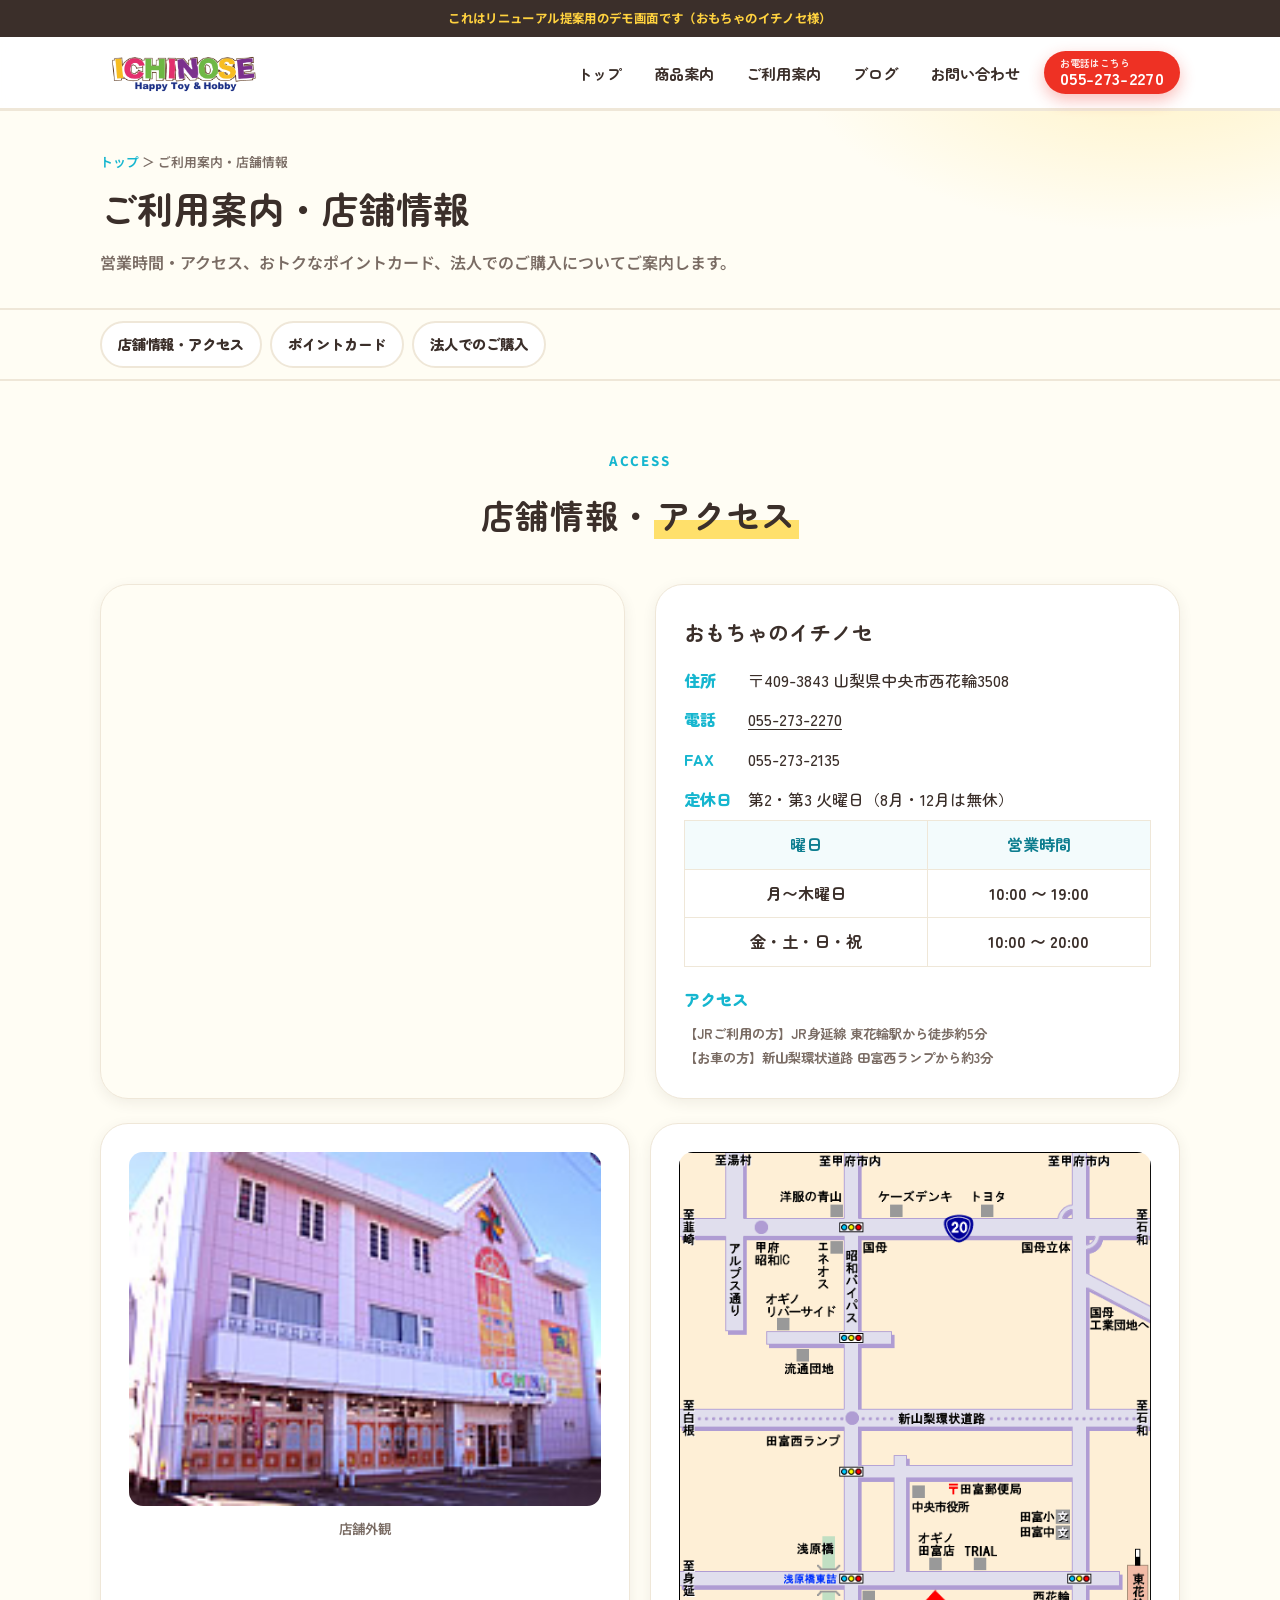
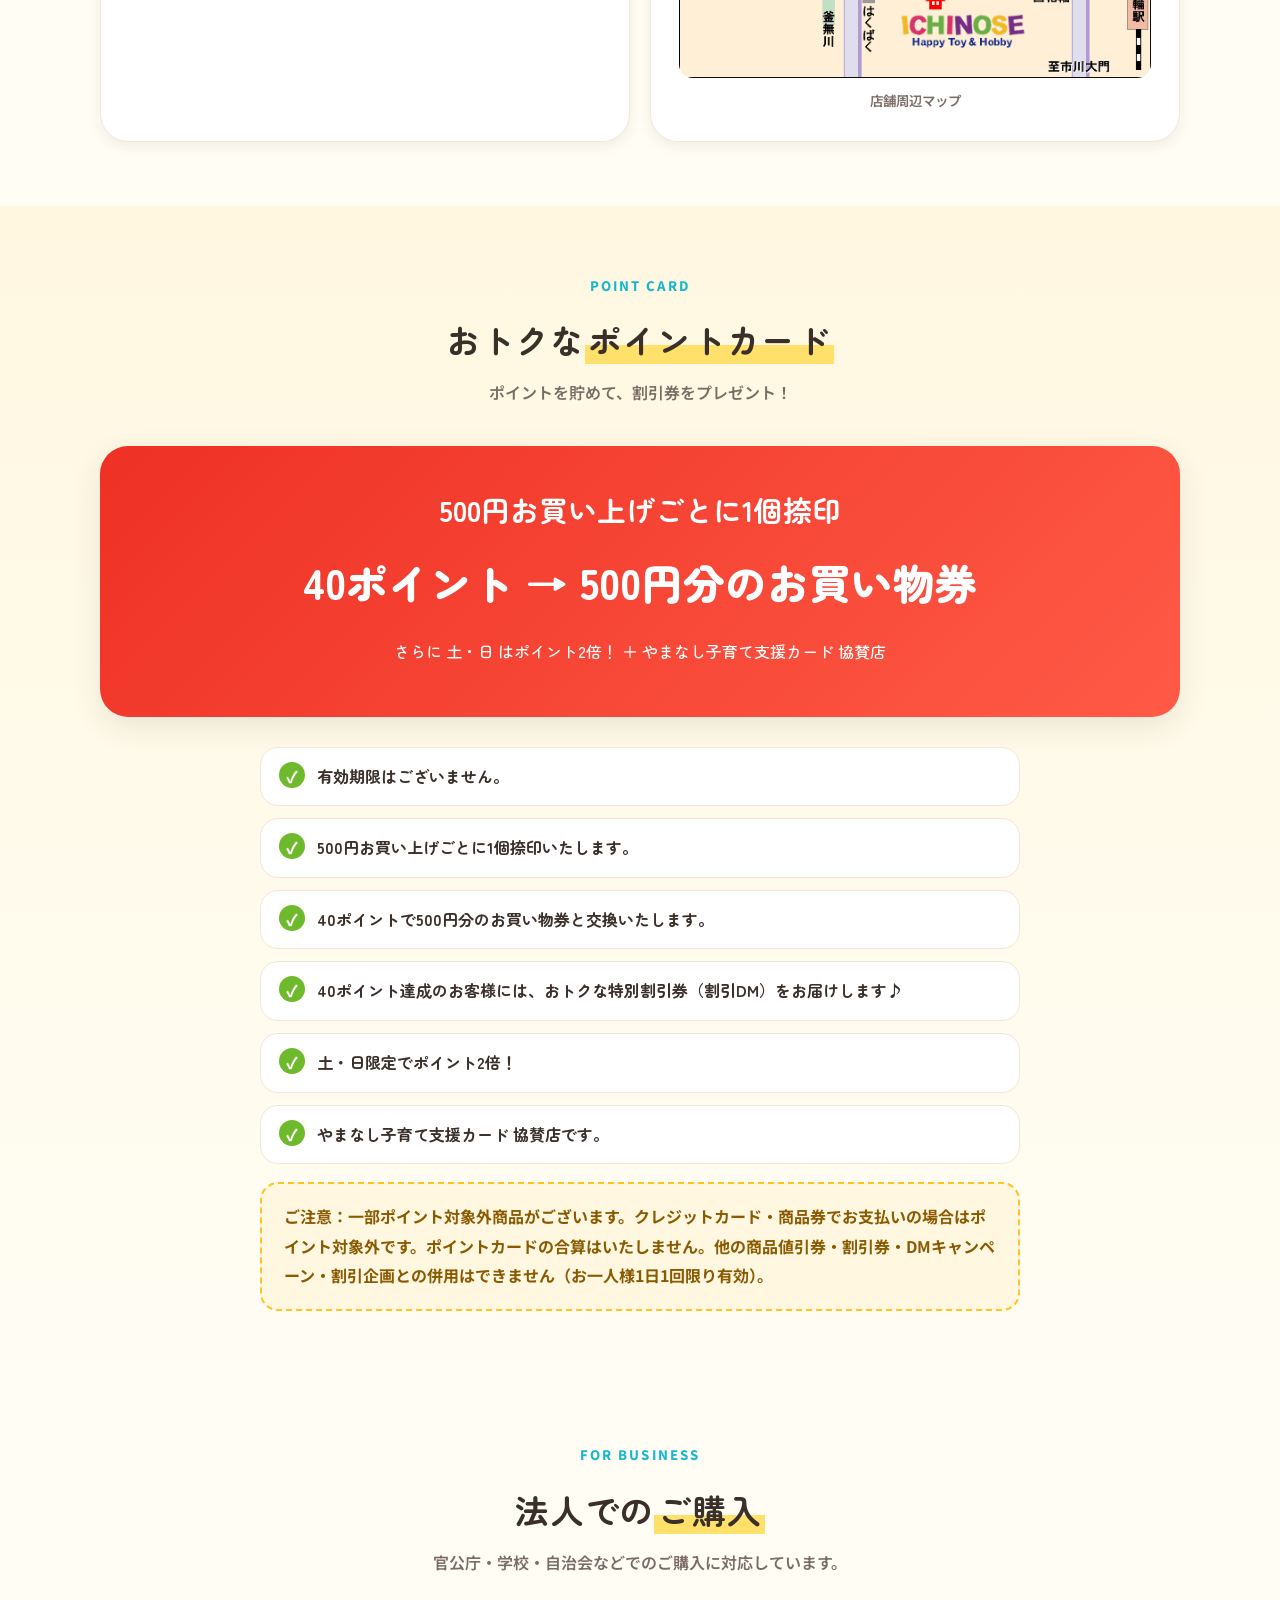
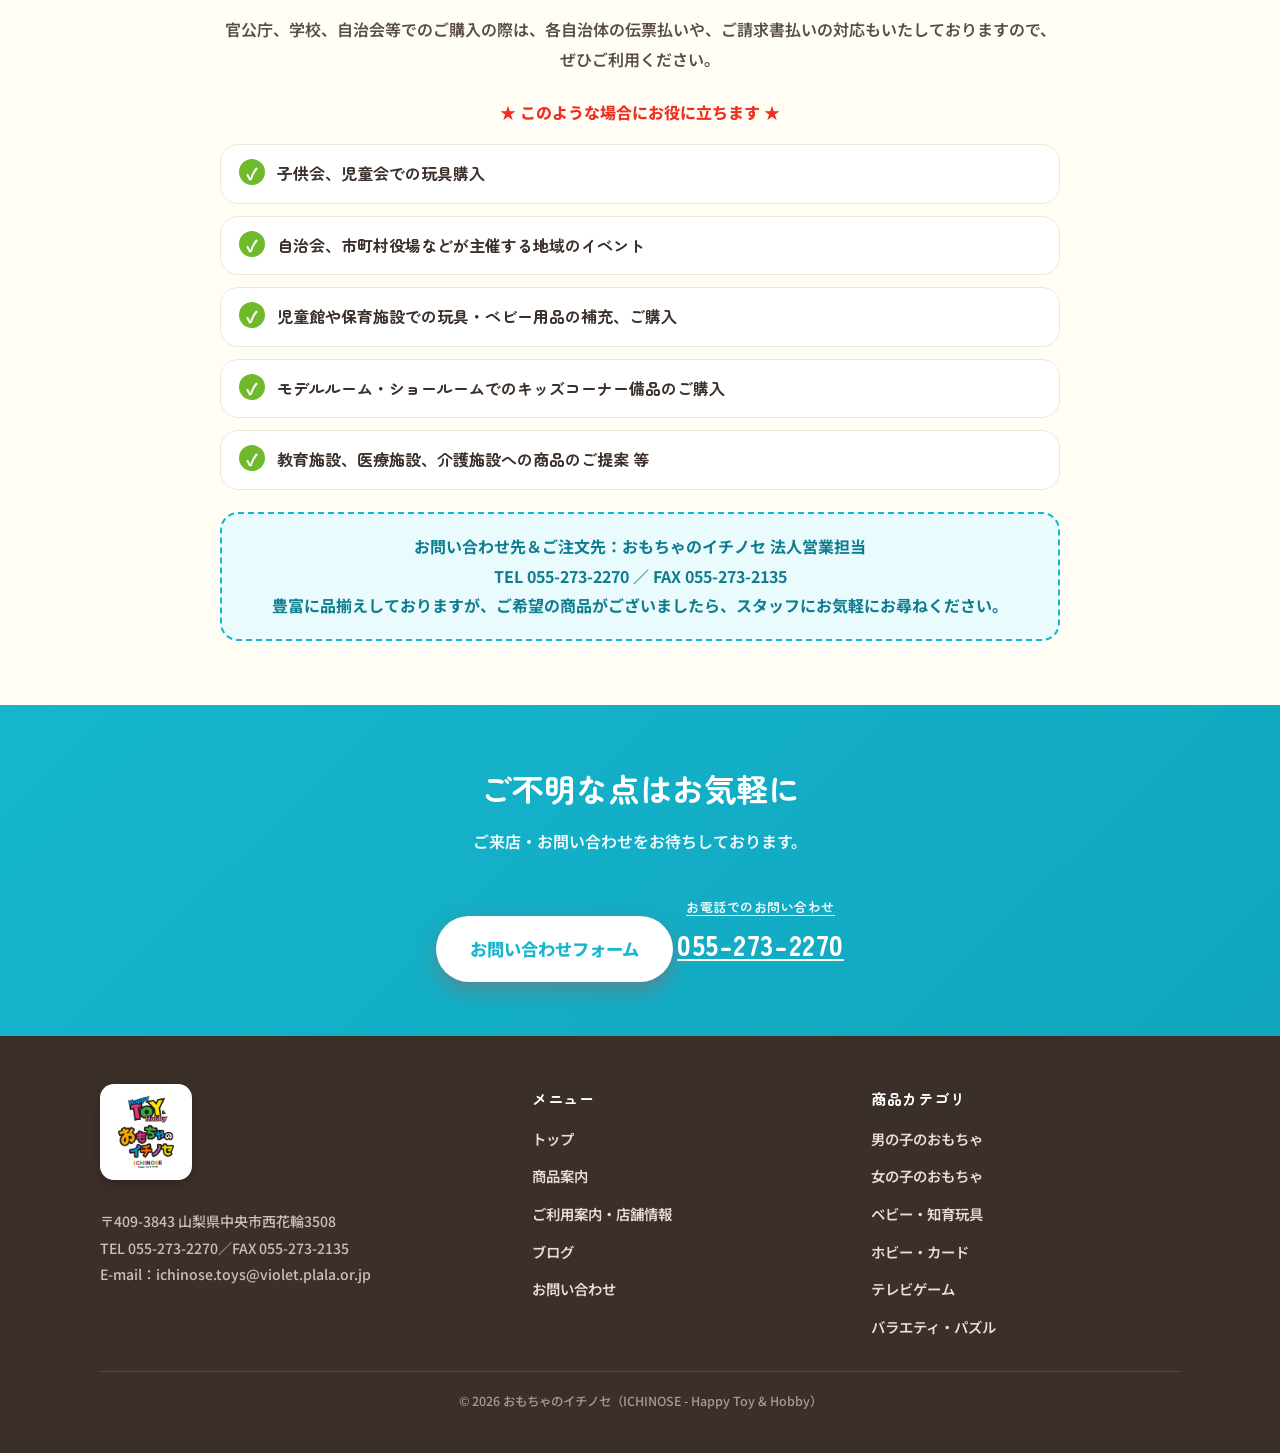
<file: guide.html>
<!DOCTYPE html>
<html lang="ja">
<head>
<meta charset="UTF-8">
<meta name="viewport" content="width=device-width, initial-scale=1.0">
<title>ご利用案内・店舗情報｜おもちゃのイチノセ（山梨県中央市）</title>
<meta name="description" content="おもちゃのイチノセのご利用案内。営業時間・定休日・アクセス、おトクなポイントカード、官公庁・学校・自治会向けの法人購入についてご案内します。">
<link rel="preconnect" href="https://fonts.googleapis.com">
<link rel="preconnect" href="https://fonts.gstatic.com" crossorigin>
<link href="https://fonts.googleapis.com/css2?family=Baloo+2:wght@600;700;800&family=Noto+Sans+JP:wght@400;500;700;900&family=Zen+Maru+Gothic:wght@500;700;900&display=swap" rel="stylesheet">
<link rel="icon" type="image/png" sizes="32x32" href="assets/favicon-32.png">
<link rel="icon" type="image/png" href="assets/favicon.png">
<link rel="apple-touch-icon" href="assets/apple-touch-icon.png">
<link rel="stylesheet" href="style.css?v=4">
</head>
<body>
<div class="demo-banner">これはリニューアル提案用のデモ画面です（おもちゃのイチノセ様）</div>

<header class="site-head">
  <div class="wrap">
    <a class="brand zen" href="index.html"><img src="assets/logo_header.png" alt="おもちゃのイチノセ ICHINOSE Happy Toy &amp; Hobby"></a>
    <button class="navtoggle" aria-label="メニュー" onclick="document.getElementById('gnav').classList.toggle('open')"><span></span></button>
    <nav class="gnav zen" id="gnav">
      <a href="index.html">トップ</a>
      <a href="products.html">商品案内</a>
      <a href="guide.html">ご利用案内</a>
      <a href="blog.html">ブログ</a>
      <a href="contact.html">お問い合わせ</a>
      <a class="tel" href="tel:0552732270"><small>お電話はこちら</small><b>055-273-2270</b></a>
    </nav>
  </div>
</header>

<div class="page-head">
  <div class="wrap">
    <p class="crumb"><a href="index.html">トップ</a> ＞ ご利用案内・店舗情報</p>
    <h1 class="zen">ご利用案内・店舗情報</h1>
    <p>営業時間・アクセス、おトクなポイントカード、法人でのご購入についてご案内します。</p>
  </div>
</div>

<nav class="subnav zen">
  <div class="wrap">
    <a href="#access">店舗情報・アクセス</a>
    <a href="#point">ポイントカード</a>
    <a href="#corporate">法人でのご購入</a>
  </div>
</nav>

<!-- ===== 店舗情報・アクセス ===== -->
<section class="sec" id="access">
  <div class="wrap">
    <div class="sec-head"><span class="ey">ACCESS</span><h2 class="zen">店舗情報・<span class="mk">アクセス</span></h2></div>
    <div class="store">
      <div class="map">
        <iframe title="おもちゃのイチノセ 地図" loading="lazy" referrerpolicy="no-referrer-when-downgrade"
          src="https://maps.google.com/maps?q=%E5%B1%B1%E6%A2%A8%E7%9C%8C%E4%B8%AD%E5%A4%AE%E5%B8%82%E8%A5%BF%E8%8A%B1%E8%BC%AA3508&output=embed"></iframe>
      </div>
      <div class="infocard zen">
        <h3>おもちゃのイチノセ</h3>
        <dl class="dl">
          <dt>住所</dt><dd>〒409-3843 山梨県中央市西花輪3508</dd>
          <dt>電話</dt><dd><a href="tel:0552732270">055-273-2270</a></dd>
          <dt>FAX</dt><dd>055-273-2135</dd>
          <dt>定休日</dt><dd>第2・第3 火曜日（8月・12月は無休）</dd>
        </dl>
        <table class="hours">
          <tr><th>曜日</th><th>営業時間</th></tr>
          <tr><td>月〜木曜日</td><td>10:00 〜 19:00</td></tr>
          <tr><td>金・土・日・祝</td><td>10:00 〜 20:00</td></tr>
        </table>
        <div style="margin-top:18px">
          <p style="margin:0 0 6px;font-weight:800;color:var(--teal)">アクセス</p>
          <p class="note" style="margin:0">【JRご利用の方】JR身延線 東花輪駅から徒歩約5分<br>【お車の方】新山梨環状道路 田富西ランプから約3分</p>
        </div>
      </div>
    </div>
    <div class="photo-2col">
      <div class="infocard"><img src="assets/images_shopimg1802.jpg" alt="店舗外観" style="border-radius:14px;width:100%" onerror="this.src='assets/09access_images_shop1804_r1_c1.jpg'"><p class="note" style="margin:10px 0 0;text-align:center">店舗外観</p></div>
      <div class="infocard"><img src="assets/09access_images_map1801.gif" alt="店舗周辺マップ" style="border-radius:14px;width:100%" onerror="this.src='assets/ameblo_profile_logo.jpg'"><p class="note" style="margin:10px 0 0;text-align:center">店舗周辺マップ</p></div>
    </div>
  </div>
</section>

<!-- ===== ポイントカード ===== -->
<section class="sec" id="point" style="background:linear-gradient(180deg,#fff7e0,transparent)">
  <div class="wrap">
    <div class="sec-head"><span class="ey">POINT CARD</span><h2 class="zen">おトクな<span class="mk">ポイントカード</span></h2><p>ポイントを貯めて、割引券をプレゼント！</p></div>
    <div class="point-hero zen">
      <h2>500円お買い上げごとに1個捺印</h2>
      <span class="big">40ポイント → 500円分のお買い物券</span>
      <p>さらに 土・日 はポイント2倍！ ＋ やまなし子育て支援カード 協賛店</p>
    </div>
    <div style="max-width:760px;margin:30px auto 0">
      <ul class="checklist zen">
        <li>有効期限はございません。</li>
        <li>500円お買い上げごとに1個捺印いたします。</li>
        <li>40ポイントで500円分のお買い物券と交換いたします。</li>
        <li>40ポイント達成のお客様には、おトクな特別割引券（割引DM）をお届けします♪</li>
        <li>土・日限定でポイント2倍！</li>
        <li>やまなし子育て支援カード 協賛店です。</li>
      </ul>
      <div class="callout" style="margin-top:18px">
        ご注意：一部ポイント対象外商品がございます。クレジットカード・商品券でお支払いの場合はポイント対象外です。ポイントカードの合算はいたしません。他の商品値引券・割引券・DMキャンペーン・割引企画との併用はできません（お一人様1日1回限り有効）。
      </div>
    </div>
  </div>
</section>

<!-- ===== 法人でのご購入 ===== -->
<section class="sec" id="corporate">
  <div class="wrap">
    <div class="sec-head"><span class="ey">FOR BUSINESS</span><h2 class="zen">法人での<span class="mk">ご購入</span></h2><p>官公庁・学校・自治会などでのご購入に対応しています。</p></div>
    <div style="max-width:840px;margin:0 auto">
      <p style="text-align:center;font-weight:600;color:#5a4d46">官公庁、学校、自治会等でのご購入の際は、各自治体の伝票払いや、ご請求書払いの対応もいたしておりますので、ぜひご利用ください。</p>
      <p style="text-align:center;font-weight:800;margin-top:24px;color:var(--red)">★ このような場合にお役に立ちます ★</p>
      <ul class="checklist zen" style="margin-top:14px">
        <li>子供会、児童会での玩具購入</li>
        <li>自治会、市町村役場などが主催する地域のイベント</li>
        <li>児童館や保育施設での玩具・ベビー用品の補充、ご購入</li>
        <li>モデルルーム・ショールームでのキッズコーナー備品のご購入</li>
        <li>教育施設、医療施設、介護施設への商品のご提案 等</li>
      </ul>
      <div class="callout teal" style="margin-top:22px;text-align:center">
        <b>お問い合わせ先＆ご注文先：おもちゃのイチノセ 法人営業担当</b><br>
        TEL 055-273-2270 ／ FAX 055-273-2135<br>
        豊富に品揃えしておりますが、ご希望の商品がございましたら、スタッフにお気軽にお尋ねください。
      </div>
    </div>
  </div>
</section>

<section class="cta-band">
  <div class="wrap">
    <h2 class="zen">ご不明な点はお気軽に</h2>
    <p>ご来店・お問い合わせをお待ちしております。</p>
    <a class="btn lg" href="contact.html">お問い合わせフォーム</a>
    <a class="tel-big zen" href="tel:0552732270"><small>お電話でのお問い合わせ</small>055-273-2270</a>
  </div>
</section>

<footer class="site-foot">
  <div class="wrap">
    <div class="top">
      <div>
        <a class="brand zen footer-logo" href="index.html"><img src="assets/logo_center.png" alt="おもちゃのイチノセ ICHINOSE Happy Toy &amp; Hobby"></a>
        <p>〒409-3843 山梨県中央市西花輪3508<br>TEL 055-273-2270／FAX 055-273-2135<br>E-mail：ichinose.toys@violet.plala.or.jp</p>
      </div>
      <div><h4 class="zen">メニュー</h4><ul><li><a href="index.html">トップ</a></li><li><a href="products.html">商品案内</a></li><li><a href="guide.html">ご利用案内・店舗情報</a></li><li><a href="blog.html">ブログ</a></li><li><a href="contact.html">お問い合わせ</a></li></ul></div>
      <div><h4 class="zen">商品カテゴリ</h4><ul><li><a href="products.html#boy">男の子のおもちゃ</a></li><li><a href="products.html#girl">女の子のおもちゃ</a></li><li><a href="products.html#baby">ベビー・知育玩具</a></li><li><a href="products.html#hobby">ホビー・カード</a></li><li><a href="products.html#tv">テレビゲーム</a></li><li><a href="products.html#variety">バラエティ・パズル</a></li></ul></div>
    </div>
    <p class="copy">© 2026 おもちゃのイチノセ（ICHINOSE - Happy Toy &amp; Hobby）</p>
  </div>
</footer>

<button class="totop" id="totop" aria-label="ページの先頭へ戻る" onclick="window.scrollTo({top:0,behavior:'smooth'})"><img src="assets/deco/rocket.png" alt=""></button>
<script>(function(){var b=document.getElementById('totop');if(b)addEventListener('scroll',function(){b.classList.toggle('show',scrollY>400)});})();</script>
</body>
</html>
</file>
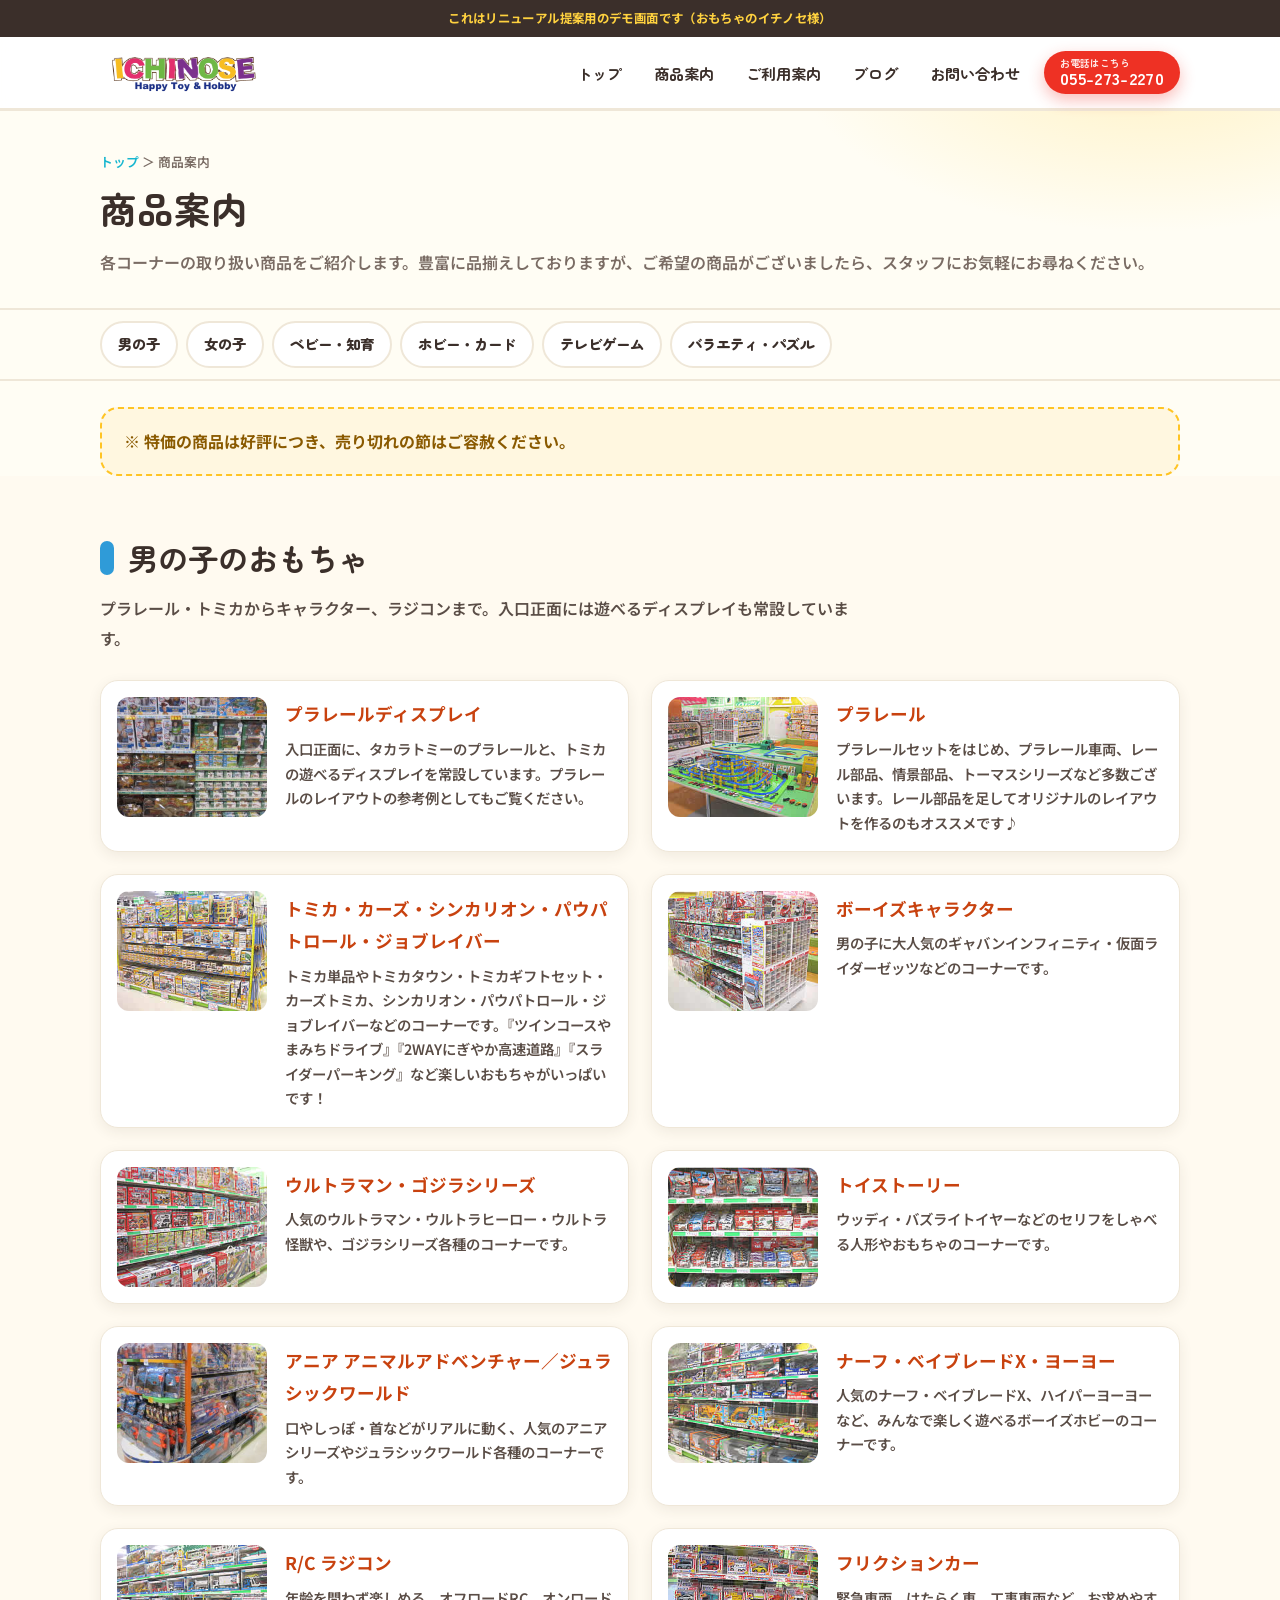
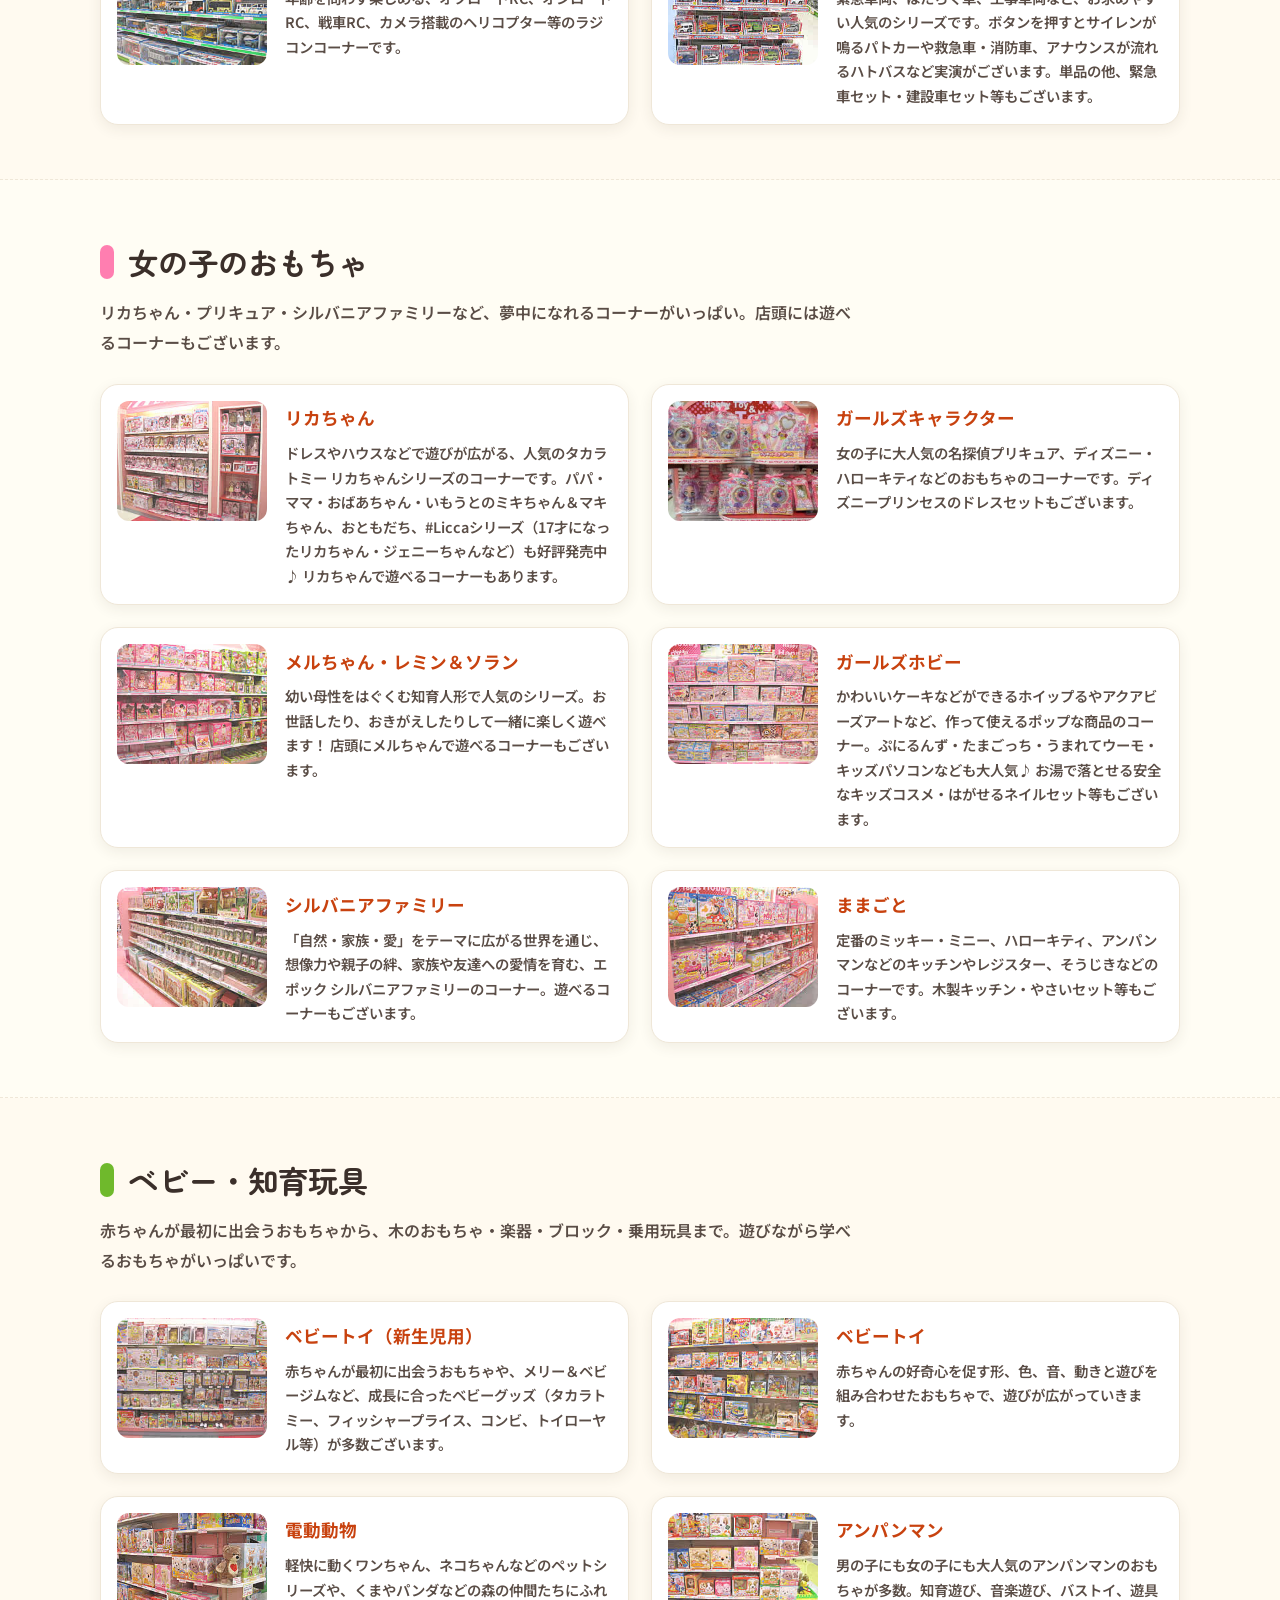
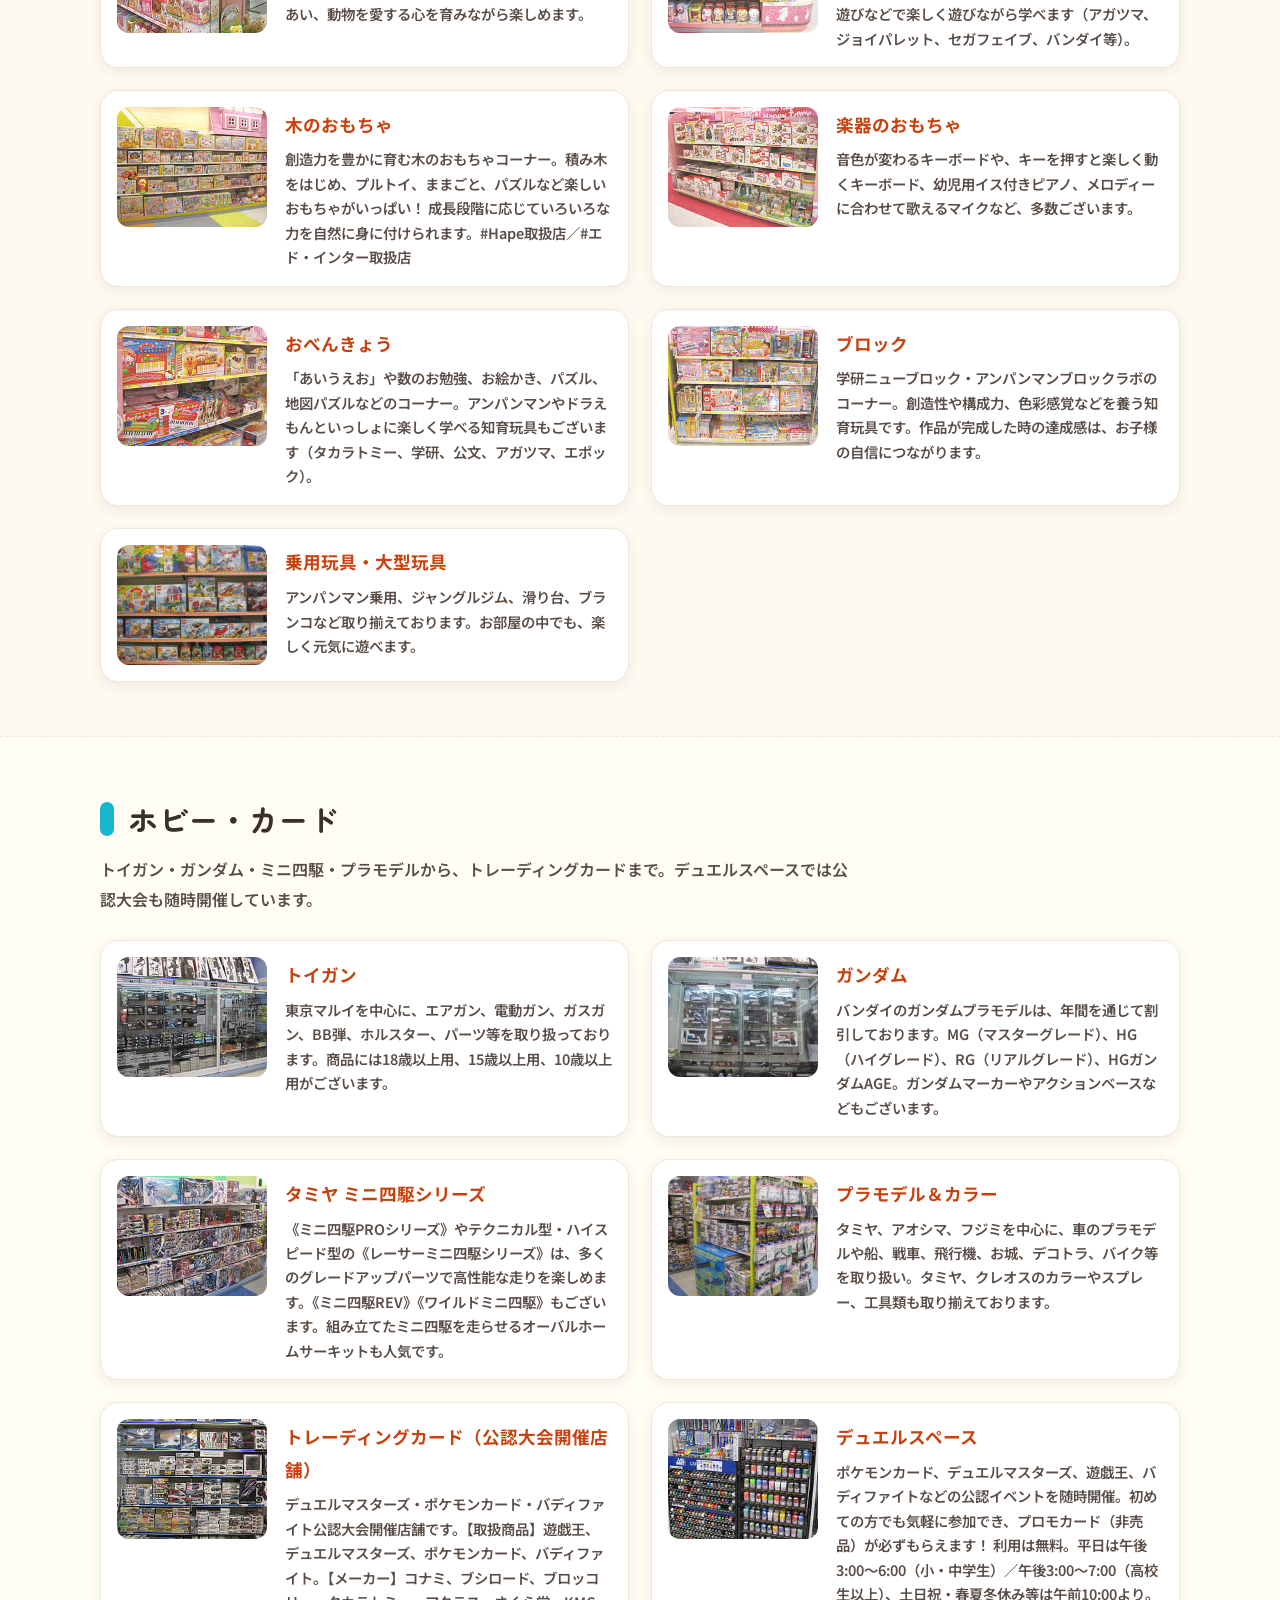
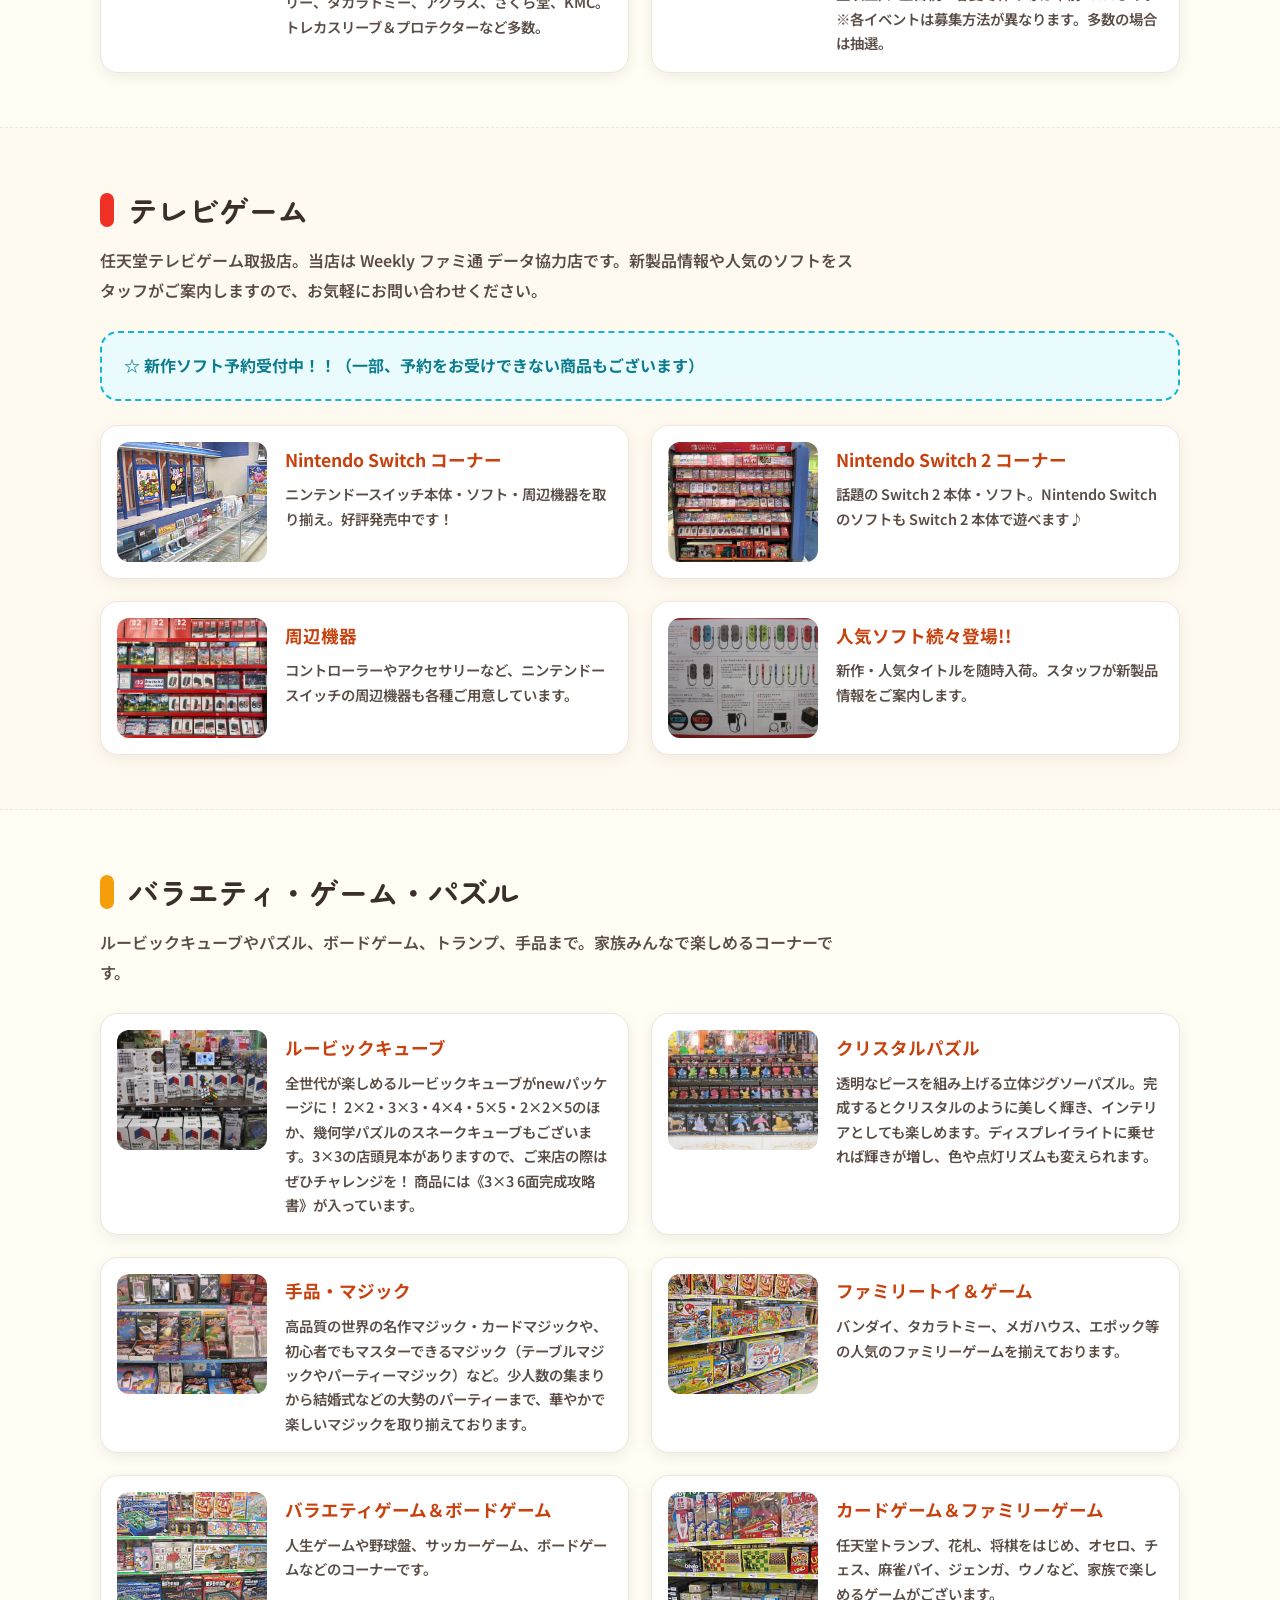
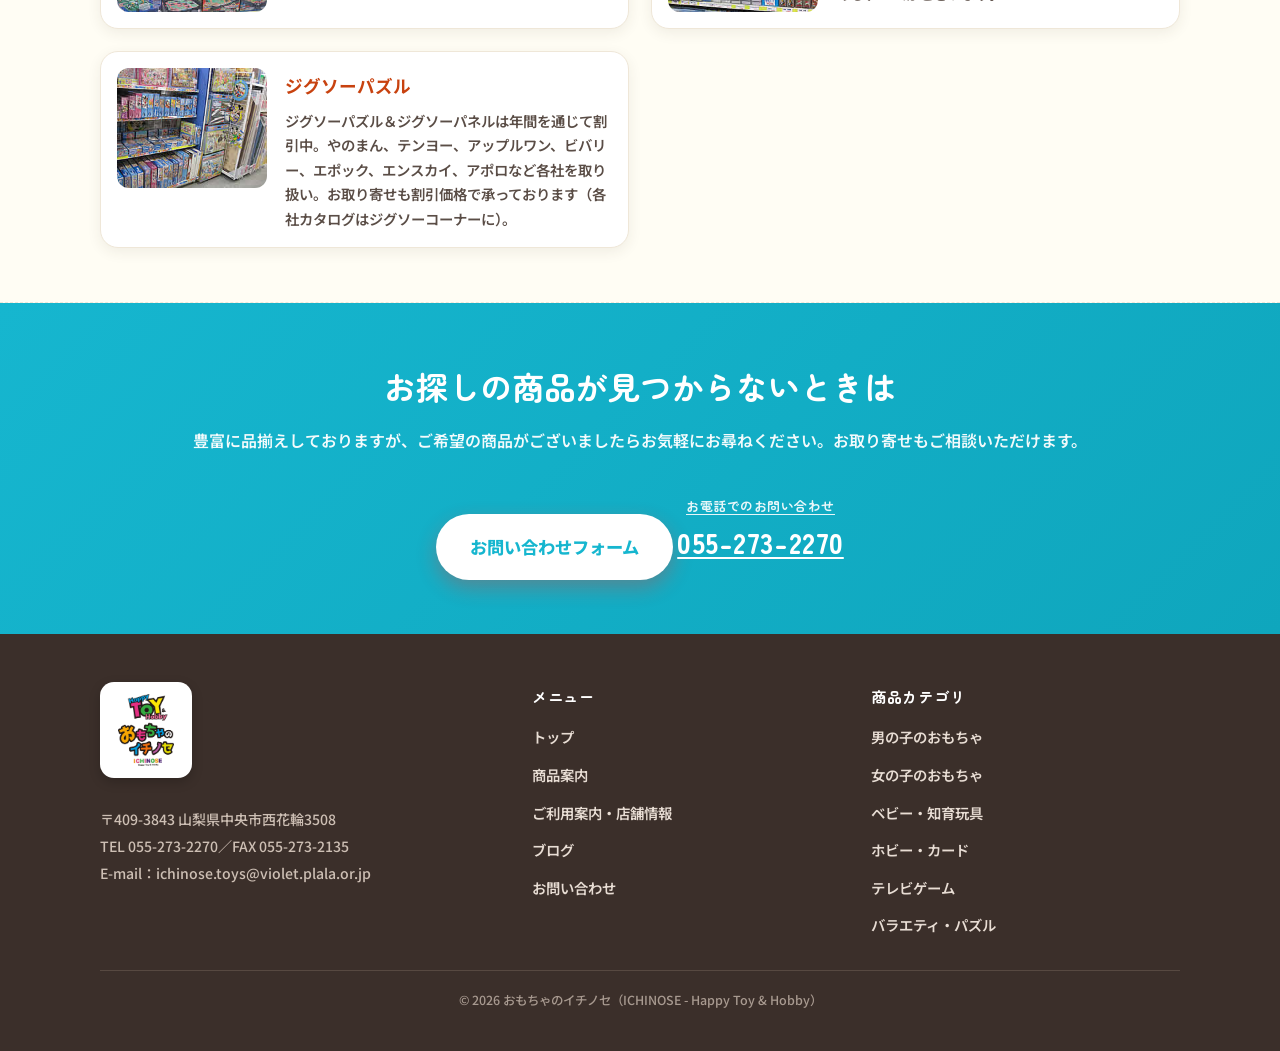
<file: products.html>
<!DOCTYPE html>
<html lang="ja">
<head>
<meta charset="UTF-8">
<meta name="viewport" content="width=device-width, initial-scale=1.0">
<title>商品案内｜おもちゃのイチノセ（山梨県中央市）</title>
<meta name="description" content="おもちゃのイチノセの商品案内。男の子・女の子・ベビー知育・ホビー/カード・テレビゲーム・バラエティ/パズルまで、各コーナーの取り扱い商品をご紹介します。">
<link rel="preconnect" href="https://fonts.googleapis.com">
<link rel="preconnect" href="https://fonts.gstatic.com" crossorigin>
<link href="https://fonts.googleapis.com/css2?family=Baloo+2:wght@600;700;800&family=Noto+Sans+JP:wght@400;500;700;900&family=Zen+Maru+Gothic:wght@500;700;900&display=swap" rel="stylesheet">
<link rel="icon" type="image/png" sizes="32x32" href="assets/favicon-32.png">
<link rel="icon" type="image/png" href="assets/favicon.png">
<link rel="apple-touch-icon" href="assets/apple-touch-icon.png">
<link rel="stylesheet" href="style.css?v=4">
</head>
<body>
<div class="demo-banner">これはリニューアル提案用のデモ画面です（おもちゃのイチノセ様）</div>

<header class="site-head">
  <div class="wrap">
    <a class="brand zen" href="index.html"><img src="assets/logo_header.png" alt="おもちゃのイチノセ ICHINOSE Happy Toy &amp; Hobby"></a>
    <button class="navtoggle" aria-label="メニュー" onclick="document.getElementById('gnav').classList.toggle('open')"><span></span></button>
    <nav class="gnav zen" id="gnav">
      <a href="index.html">トップ</a>
      <a href="products.html">商品案内</a>
      <a href="guide.html">ご利用案内</a>
      <a href="blog.html">ブログ</a>
      <a href="contact.html">お問い合わせ</a>
      <a class="tel" href="tel:0552732270"><small>お電話はこちら</small><b>055-273-2270</b></a>
    </nav>
  </div>
</header>

<div class="page-head">
  <div class="wrap">
    <p class="crumb"><a href="index.html">トップ</a> ＞ 商品案内</p>
    <h1 class="zen">商品案内</h1>
    <p>各コーナーの取り扱い商品をご紹介します。豊富に品揃えしておりますが、ご希望の商品がございましたら、スタッフにお気軽にお尋ねください。</p>
  </div>
</div>

<!-- サブナビ -->
<nav class="subnav zen">
  <div class="wrap">
    <a href="#boy">男の子</a>
    <a href="#girl">女の子</a>
    <a href="#baby">ベビー・知育</a>
    <a href="#hobby">ホビー・カード</a>
    <a href="#tv">テレビゲーム</a>
    <a href="#variety">バラエティ・パズル</a>
  </div>
</nav>

<p class="wrap" style="margin:26px auto 0"><span class="callout">※ 特価の商品は好評につき、売り切れの節はご容赦ください。</span></p>

<!-- ===== 男の子 ===== -->
<section class="catblock" id="boy">
  <div class="wrap">
    <div class="lead-row"><span class="dot" style="background:#2f9bd8"></span><h2 class="zen">男の子のおもちゃ</h2></div>
    <p class="intro">プラレール・トミカからキャラクター、ラジコンまで。入口正面には遊べるディスプレイも常設しています。</p>
    <div class="items">
      <div class="item"><div class="ph"><img src="assets/01boy_images_p007.jpg" alt="プラレールディスプレイ" loading="lazy" onerror="this.src='assets/ameblo_profile_logo.jpg'"></div><div><h3>プラレールディスプレイ</h3><p>入口正面に、タカラトミーのプラレールと、トミカの遊べるディスプレイを常設しています。プラレールのレイアウトの参考例としてもご覧ください。</p></div></div>
      <div class="item"><div class="ph"><img src="assets/01boy_images_p001.jpg" alt="プラレール" loading="lazy" onerror="this.src='assets/ameblo_profile_logo.jpg'"></div><div><h3>プラレール</h3><p>プラレールセットをはじめ、プラレール車両、レール部品、情景部品、トーマスシリーズなど多数ございます。レール部品を足してオリジナルのレイアウトを作るのもオススメです♪</p></div></div>
      <div class="item"><div class="ph"><img src="assets/01boy_images_p002.jpg" alt="トミカ・カーズ・シンカリオン・パウパトロール・ジョブレイバー" loading="lazy" onerror="this.src='assets/ameblo_profile_logo.jpg'"></div><div><h3>トミカ・カーズ・シンカリオン・パウパトロール・ジョブレイバー</h3><p>トミカ単品やトミカタウン・トミカギフトセット・カーズトミカ、シンカリオン・パウパトロール・ジョブレイバーなどのコーナーです。『ツインコースやまみちドライブ』『2WAYにぎやか高速道路』『スライダーパーキング』など楽しいおもちゃがいっぱいです！</p></div></div>
      <div class="item"><div class="ph"><img src="assets/01boy_images_p003.jpg" alt="ボーイズキャラクター" loading="lazy" onerror="this.src='assets/ameblo_profile_logo.jpg'"></div><div><h3>ボーイズキャラクター</h3><p>男の子に大人気のギャバンインフィニティ・仮面ライダーゼッツなどのコーナーです。</p></div></div>
      <div class="item"><div class="ph"><img src="assets/01boy_images_p004.jpg" alt="ウルトラマン・ゴジラシリーズ" loading="lazy" onerror="this.src='assets/ameblo_profile_logo.jpg'"></div><div><h3>ウルトラマン・ゴジラシリーズ</h3><p>人気のウルトラマン・ウルトラヒーロー・ウルトラ怪獣や、ゴジラシリーズ各種のコーナーです。</p></div></div>
      <div class="item"><div class="ph"><img src="assets/01boy_images_p005.jpg" alt="トイストーリー" loading="lazy" onerror="this.src='assets/ameblo_profile_logo.jpg'"></div><div><h3>トイストーリー</h3><p>ウッディ・バズライトイヤーなどのセリフをしゃべる人形やおもちゃのコーナーです。</p></div></div>
      <div class="item"><div class="ph"><img src="assets/01boy_images_p008.jpg" alt="アニア・ジュラシックワールド" loading="lazy" onerror="this.src='assets/ameblo_profile_logo.jpg'"></div><div><h3>アニア アニマルアドベンチャー／ジュラシックワールド</h3><p>口やしっぽ・首などがリアルに動く、人気のアニアシリーズやジュラシックワールド各種のコーナーです。</p></div></div>
      <div class="item"><div class="ph"><img src="assets/01boy_images_p009.jpg" alt="ナーフ・ベイブレードX・ヨーヨー" loading="lazy" onerror="this.src='assets/ameblo_profile_logo.jpg'"></div><div><h3>ナーフ・ベイブレードX・ヨーヨー</h3><p>人気のナーフ・ベイブレードX、ハイパーヨーヨーなど、みんなで楽しく遊べるボーイズホビーのコーナーです。</p></div></div>
      <div class="item"><div class="ph"><img src="assets/01boy_images_p010.jpg" alt="R/C ラジコン" loading="lazy" onerror="this.src='assets/ameblo_profile_logo.jpg'"></div><div><h3>R/C ラジコン</h3><p>年齢を問わず楽しめる、オフロードRC、オンロードRC、戦車RC、カメラ搭載のヘリコプター等のラジコンコーナーです。</p></div></div>
      <div class="item"><div class="ph"><img src="assets/01boy_images_p011.jpg" alt="フリクションカー" loading="lazy" onerror="this.src='assets/ameblo_profile_logo.jpg'"></div><div><h3>フリクションカー</h3><p>緊急車両、はたらく車、工事車両など、お求めやすい人気のシリーズです。ボタンを押すとサイレンが鳴るパトカーや救急車・消防車、アナウンスが流れるハトバスなど実演がございます。単品の他、緊急車セット・建設車セット等もございます。</p></div></div>
    </div>
  </div>
</section>

<!-- ===== 女の子 ===== -->
<section class="catblock" id="girl">
  <div class="wrap">
    <div class="lead-row"><span class="dot" style="background:#ff7eb0"></span><h2 class="zen">女の子のおもちゃ</h2></div>
    <p class="intro">リカちゃん・プリキュア・シルバニアファミリーなど、夢中になれるコーナーがいっぱい。店頭には遊べるコーナーもございます。</p>
    <div class="items">
      <div class="item"><div class="ph"><img src="assets/02girl_images_p001.jpg" alt="リカちゃん" loading="lazy" onerror="this.src='assets/ameblo_profile_logo.jpg'"></div><div><h3>リカちゃん</h3><p>ドレスやハウスなどで遊びが広がる、人気のタカラトミー リカちゃんシリーズのコーナーです。パパ・ママ・おばあちゃん・いもうとのミキちゃん＆マキちゃん、おともだち、#Liccaシリーズ（17才になったリカちゃん・ジェニーちゃんなど）も好評発売中♪ リカちゃんで遊べるコーナーもあります。</p></div></div>
      <div class="item"><div class="ph"><img src="assets/02girl_images_p002.jpg" alt="ガールズキャラクター" loading="lazy" onerror="this.src='assets/ameblo_profile_logo.jpg'"></div><div><h3>ガールズキャラクター</h3><p>女の子に大人気の名探偵プリキュア、ディズニー・ハローキティなどのおもちゃのコーナーです。ディズニープリンセスのドレスセットもございます。</p></div></div>
      <div class="item"><div class="ph"><img src="assets/02girl_images_p003.jpg" alt="メルちゃん・レミン＆ソラン" loading="lazy" onerror="this.src='assets/ameblo_profile_logo.jpg'"></div><div><h3>メルちゃん・レミン＆ソラン</h3><p>幼い母性をはぐくむ知育人形で人気のシリーズ。お世話したり、おきがえしたりして一緒に楽しく遊べます！ 店頭にメルちゃんで遊べるコーナーもございます。</p></div></div>
      <div class="item"><div class="ph"><img src="assets/02girl_images_p004.jpg" alt="ガールズホビー" loading="lazy" onerror="this.src='assets/ameblo_profile_logo.jpg'"></div><div><h3>ガールズホビー</h3><p>かわいいケーキなどができるホイップるやアクアビーズアートなど、作って使えるポップな商品のコーナー。ぷにるんず・たまごっち・うまれてウーモ・キッズパソコンなども大人気♪ お湯で落とせる安全なキッズコスメ・はがせるネイルセット等もございます。</p></div></div>
      <div class="item"><div class="ph"><img src="assets/02girl_images_p005.jpg" alt="シルバニアファミリー" loading="lazy" onerror="this.src='assets/ameblo_profile_logo.jpg'"></div><div><h3>シルバニアファミリー</h3><p>「自然・家族・愛」をテーマに広がる世界を通じ、想像力や親子の絆、家族や友達への愛情を育む、エポック シルバニアファミリーのコーナー。遊べるコーナーもございます。</p></div></div>
      <div class="item"><div class="ph"><img src="assets/02girl_images_p006.jpg" alt="ままごと" loading="lazy" onerror="this.src='assets/ameblo_profile_logo.jpg'"></div><div><h3>ままごと</h3><p>定番のミッキー・ミニー、ハローキティ、アンパンマンなどのキッチンやレジスター、そうじきなどのコーナーです。木製キッチン・やさいセット等もございます。</p></div></div>
    </div>
  </div>
</section>

<!-- ===== ベビー・知育 ===== -->
<section class="catblock" id="baby">
  <div class="wrap">
    <div class="lead-row"><span class="dot" style="background:#6fb92c"></span><h2 class="zen">ベビー・知育玩具</h2></div>
    <p class="intro">赤ちゃんが最初に出会うおもちゃから、木のおもちゃ・楽器・ブロック・乗用玩具まで。遊びながら学べるおもちゃがいっぱいです。</p>
    <div class="items">
      <div class="item"><div class="ph"><img src="assets/03baby_images_p001.jpg" alt="ベビートイ（新生児用）" loading="lazy" onerror="this.src='assets/ameblo_profile_logo.jpg'"></div><div><h3>ベビートイ（新生児用）</h3><p>赤ちゃんが最初に出会うおもちゃや、メリー＆ベビージムなど、成長に合ったベビーグッズ（タカラトミー、フィッシャープライス、コンビ、トイローヤル等）が多数ございます。</p></div></div>
      <div class="item"><div class="ph"><img src="assets/03baby_images_p002.jpg" alt="ベビートイ" loading="lazy" onerror="this.src='assets/ameblo_profile_logo.jpg'"></div><div><h3>ベビートイ</h3><p>赤ちゃんの好奇心を促す形、色、音、動きと遊びを組み合わせたおもちゃで、遊びが広がっていきます。</p></div></div>
      <div class="item"><div class="ph"><img src="assets/03baby_images_p003.jpg" alt="電動動物" loading="lazy" onerror="this.src='assets/ameblo_profile_logo.jpg'"></div><div><h3>電動動物</h3><p>軽快に動くワンちゃん、ネコちゃんなどのペットシリーズや、くまやパンダなどの森の仲間たちにふれあい、動物を愛する心を育みながら楽しめます。</p></div></div>
      <div class="item"><div class="ph"><img src="assets/03baby_images_p004.jpg" alt="アンパンマン" loading="lazy" onerror="this.src='assets/ameblo_profile_logo.jpg'"></div><div><h3>アンパンマン</h3><p>男の子にも女の子にも大人気のアンパンマンのおもちゃが多数。知育遊び、音楽遊び、バストイ、遊具遊びなどで楽しく遊びながら学べます（アガツマ、ジョイパレット、セガフェイブ、バンダイ等）。</p></div></div>
      <div class="item"><div class="ph"><img src="assets/03baby_images_p005.jpg" alt="木のおもちゃ" loading="lazy" onerror="this.src='assets/ameblo_profile_logo.jpg'"></div><div><h3>木のおもちゃ</h3><p>創造力を豊かに育む木のおもちゃコーナー。積み木をはじめ、プルトイ、ままごと、パズルなど楽しいおもちゃがいっぱい！ 成長段階に応じていろいろな力を自然に身に付けられます。#Hape取扱店／#エド・インター取扱店</p></div></div>
      <div class="item"><div class="ph"><img src="assets/03baby_images_p006.jpg" alt="楽器のおもちゃ" loading="lazy" onerror="this.src='assets/ameblo_profile_logo.jpg'"></div><div><h3>楽器のおもちゃ</h3><p>音色が変わるキーボードや、キーを押すと楽しく動くキーボード、幼児用イス付きピアノ、メロディーに合わせて歌えるマイクなど、多数ございます。</p></div></div>
      <div class="item"><div class="ph"><img src="assets/03baby_images_p007.jpg" alt="おべんきょう" loading="lazy" onerror="this.src='assets/ameblo_profile_logo.jpg'"></div><div><h3>おべんきょう</h3><p>「あいうえお」や数のお勉強、お絵かき、パズル、地図パズルなどのコーナー。アンパンマンやドラえもんといっしょに楽しく学べる知育玩具もございます（タカラトミー、学研、公文、アガツマ、エポック）。</p></div></div>
      <div class="item"><div class="ph"><img src="assets/03baby_images_p008.jpg" alt="ブロック" loading="lazy" onerror="this.src='assets/ameblo_profile_logo.jpg'"></div><div><h3>ブロック</h3><p>学研ニューブロック・アンパンマンブロックラボのコーナー。創造性や構成力、色彩感覚などを養う知育玩具です。作品が完成した時の達成感は、お子様の自信につながります。</p></div></div>
      <div class="item"><div class="ph"><img src="assets/03baby_images_p009.jpg" alt="乗用玩具・大型玩具" loading="lazy" onerror="this.src='assets/ameblo_profile_logo.jpg'"></div><div><h3>乗用玩具・大型玩具</h3><p>アンパンマン乗用、ジャングルジム、滑り台、ブランコなど取り揃えております。お部屋の中でも、楽しく元気に遊べます。</p></div></div>
    </div>
  </div>
</section>

<!-- ===== ホビー・カード ===== -->
<section class="catblock" id="hobby">
  <div class="wrap">
    <div class="lead-row"><span class="dot" style="background:#16b6cf"></span><h2 class="zen">ホビー・カード</h2></div>
    <p class="intro">トイガン・ガンダム・ミニ四駆・プラモデルから、トレーディングカードまで。デュエルスペースでは公認大会も随時開催しています。</p>
    <div class="items">
      <div class="item"><div class="ph"><img src="assets/04hobby_images_001.jpg" alt="トイガン" loading="lazy" onerror="this.src='assets/ameblo_profile_logo.jpg'"></div><div><h3>トイガン</h3><p>東京マルイを中心に、エアガン、電動ガン、ガスガン、BB弾、ホルスター、パーツ等を取り扱っております。商品には18歳以上用、15歳以上用、10歳以上用がございます。</p></div></div>
      <div class="item"><div class="ph"><img src="assets/04hobby_images_002.jpg" alt="ガンダム" loading="lazy" onerror="this.src='assets/ameblo_profile_logo.jpg'"></div><div><h3>ガンダム</h3><p>バンダイのガンダムプラモデルは、年間を通じて割引しております。MG（マスターグレード）、HG（ハイグレード）、RG（リアルグレード）、HGガンダムAGE。ガンダムマーカーやアクションベースなどもございます。</p></div></div>
      <div class="item"><div class="ph"><img src="assets/04hobby_images_003.jpg" alt="タミヤ ミニ四駆" loading="lazy" onerror="this.src='assets/ameblo_profile_logo.jpg'"></div><div><h3>タミヤ ミニ四駆シリーズ</h3><p>《ミニ四駆PROシリーズ》やテクニカル型・ハイスピード型の《レーサーミニ四駆シリーズ》は、多くのグレードアップパーツで高性能な走りを楽しめます。《ミニ四駆REV》《ワイルドミニ四駆》もございます。組み立てたミニ四駆を走らせるオーバルホームサーキットも人気です。</p></div></div>
      <div class="item"><div class="ph"><img src="assets/04hobby_images_004.jpg" alt="プラモデル＆カラー" loading="lazy" onerror="this.src='assets/ameblo_profile_logo.jpg'"></div><div><h3>プラモデル＆カラー</h3><p>タミヤ、アオシマ、フジミを中心に、車のプラモデルや船、戦車、飛行機、お城、デコトラ、バイク等を取り扱い。タミヤ、クレオスのカラーやスプレー、工具類も取り揃えております。</p></div></div>
      <div class="item"><div class="ph"><img src="assets/04hobby_images_005.jpg" alt="トレーディングカード" loading="lazy" onerror="this.src='assets/ameblo_profile_logo.jpg'"></div><div><h3>トレーディングカード（公認大会開催店舗）</h3><p>デュエルマスターズ・ポケモンカード・バディファイト公認大会開催店舗です。【取扱商品】遊戯王、デュエルマスターズ、ポケモンカード、バディファイト。【メーカー】コナミ、ブシロード、ブロッコリー、タカラトミー、アクラス、さくら堂、KMC。トレカスリーブ＆プロテクターなど多数。</p></div></div>
      <div class="item"><div class="ph"><img src="assets/04hobby_images_006.jpg" alt="デュエルスペース" loading="lazy" onerror="this.src='assets/ameblo_profile_logo.jpg'"></div><div><h3>デュエルスペース</h3><p>ポケモンカード、デュエルマスターズ、遊戯王、バディファイトなどの公認イベントを随時開催。初めての方でも気軽に参加でき、プロモカード（非売品）が必ずもらえます！ 利用は無料。平日は午後3:00〜6:00（小・中学生）／午後3:00〜7:00（高校生以上）、土日祝・春夏冬休み等は午前10:00より。※各イベントは募集方法が異なります。多数の場合は抽選。</p></div></div>
    </div>
  </div>
</section>

<!-- ===== テレビゲーム ===== -->
<section class="catblock" id="tv">
  <div class="wrap">
    <div class="lead-row"><span class="dot" style="background:#ee3124"></span><h2 class="zen">テレビゲーム</h2></div>
    <p class="intro">任天堂テレビゲーム取扱店。当店は Weekly ファミ通 データ協力店です。新製品情報や人気のソフトをスタッフがご案内しますので、お気軽にお問い合わせください。</p>
    <p style="margin:0 0 24px"><span class="callout teal">☆ 新作ソフト予約受付中！！（一部、予約をお受けできない商品もございます）</span></p>
    <div class="items">
      <div class="item"><div class="ph"><img src="assets/05tv_images_001.jpg" alt="Nintendo Switch コーナー" loading="lazy" onerror="this.src='assets/ameblo_profile_logo.jpg'"></div><div><h3>Nintendo Switch コーナー</h3><p>ニンテンドースイッチ本体・ソフト・周辺機器を取り揃え。好評発売中です！</p></div></div>
      <div class="item"><div class="ph"><img src="assets/05tv_images_002.jpg" alt="Nintendo Switch 2 コーナー" loading="lazy" onerror="this.src='assets/ameblo_profile_logo.jpg'"></div><div><h3>Nintendo Switch 2 コーナー</h3><p>話題の Switch 2 本体・ソフト。Nintendo Switchのソフトも Switch 2 本体で遊べます♪</p></div></div>
      <div class="item"><div class="ph"><img src="assets/05tv_images_003.jpg" alt="周辺機器" loading="lazy" onerror="this.src='assets/ameblo_profile_logo.jpg'"></div><div><h3>周辺機器</h3><p>コントローラーやアクセサリーなど、ニンテンドースイッチの周辺機器も各種ご用意しています。</p></div></div>
      <div class="item"><div class="ph"><img src="assets/05tv_images_004.jpg" alt="人気ソフト続々登場" loading="lazy" onerror="this.src='assets/ameblo_profile_logo.jpg'"></div><div><h3>人気ソフト続々登場!!</h3><p>新作・人気タイトルを随時入荷。スタッフが新製品情報をご案内します。</p></div></div>
    </div>
  </div>
</section>

<!-- ===== バラエティ・パズル ===== -->
<section class="catblock" id="variety">
  <div class="wrap">
    <div class="lead-row"><span class="dot" style="background:#f59e0b"></span><h2 class="zen">バラエティ・ゲーム・パズル</h2></div>
    <p class="intro">ルービックキューブやパズル、ボードゲーム、トランプ、手品まで。家族みんなで楽しめるコーナーです。</p>
    <div class="items">
      <div class="item"><div class="ph"><img src="assets/06variety_images_p001.jpg" alt="ルービックキューブ" loading="lazy" onerror="this.src='assets/ameblo_profile_logo.jpg'"></div><div><h3>ルービックキューブ</h3><p>全世代が楽しめるルービックキューブがnewパッケージに！ 2×2・3×3・4×4・5×5・2×2×5のほか、幾何学パズルのスネークキューブもございます。3×3の店頭見本がありますので、ご来店の際はぜひチャレンジを！ 商品には《3×3 6面完成攻略書》が入っています。</p></div></div>
      <div class="item"><div class="ph"><img src="assets/06variety_images_p002.jpg" alt="クリスタルパズル" loading="lazy" onerror="this.src='assets/ameblo_profile_logo.jpg'"></div><div><h3>クリスタルパズル</h3><p>透明なピースを組み上げる立体ジグソーパズル。完成するとクリスタルのように美しく輝き、インテリアとしても楽しめます。ディスプレイライトに乗せれば輝きが増し、色や点灯リズムも変えられます。</p></div></div>
      <div class="item"><div class="ph"><img src="assets/06variety_images_p003.jpg" alt="手品・マジック" loading="lazy" onerror="this.src='assets/ameblo_profile_logo.jpg'"></div><div><h3>手品・マジック</h3><p>高品質の世界の名作マジック・カードマジックや、初心者でもマスターできるマジック（テーブルマジックやパーティーマジック）など。少人数の集まりから結婚式などの大勢のパーティーまで、華やかで楽しいマジックを取り揃えております。</p></div></div>
      <div class="item"><div class="ph"><img src="assets/06variety_images_p004.jpg" alt="ファミリートイ＆ゲーム" loading="lazy" onerror="this.src='assets/ameblo_profile_logo.jpg'"></div><div><h3>ファミリートイ＆ゲーム</h3><p>バンダイ、タカラトミー、メガハウス、エポック等の人気のファミリーゲームを揃えております。</p></div></div>
      <div class="item"><div class="ph"><img src="assets/06variety_images_p005.jpg" alt="バラエティゲーム＆ボードゲーム" loading="lazy" onerror="this.src='assets/ameblo_profile_logo.jpg'"></div><div><h3>バラエティゲーム＆ボードゲーム</h3><p>人生ゲームや野球盤、サッカーゲーム、ボードゲームなどのコーナーです。</p></div></div>
      <div class="item"><div class="ph"><img src="assets/06variety_images_p006.jpg" alt="カードゲーム＆ファミリーゲーム" loading="lazy" onerror="this.src='assets/ameblo_profile_logo.jpg'"></div><div><h3>カードゲーム＆ファミリーゲーム</h3><p>任天堂トランプ、花札、将棋をはじめ、オセロ、チェス、麻雀パイ、ジェンガ、ウノなど、家族で楽しめるゲームがございます。</p></div></div>
      <div class="item"><div class="ph"><img src="assets/06variety_images_p007.jpg" alt="ジグソーパズル" loading="lazy" onerror="this.src='assets/ameblo_profile_logo.jpg'"></div><div><h3>ジグソーパズル</h3><p>ジグソーパズル＆ジグソーパネルは年間を通じて割引中。やのまん、テンヨー、アップルワン、ビバリー、エポック、エンスカイ、アポロなど各社を取り扱い。お取り寄せも割引価格で承っております（各社カタログはジグソーコーナーに）。</p></div></div>
    </div>
  </div>
</section>

<!-- CTA -->
<section class="cta-band">
  <div class="wrap">
    <h2 class="zen">お探しの商品が見つからないときは</h2>
    <p>豊富に品揃えしておりますが、ご希望の商品がございましたらお気軽にお尋ねください。お取り寄せもご相談いただけます。</p>
    <a class="btn lg" href="contact.html">お問い合わせフォーム</a>
    <a class="tel-big zen" href="tel:0552732270"><small>お電話でのお問い合わせ</small>055-273-2270</a>
  </div>
</section>

<footer class="site-foot">
  <div class="wrap">
    <div class="top">
      <div>
        <a class="brand zen footer-logo" href="index.html"><img src="assets/logo_center.png" alt="おもちゃのイチノセ ICHINOSE Happy Toy &amp; Hobby"></a>
        <p>〒409-3843 山梨県中央市西花輪3508<br>TEL 055-273-2270／FAX 055-273-2135<br>E-mail：ichinose.toys@violet.plala.or.jp</p>
      </div>
      <div><h4 class="zen">メニュー</h4><ul><li><a href="index.html">トップ</a></li><li><a href="products.html">商品案内</a></li><li><a href="guide.html">ご利用案内・店舗情報</a></li><li><a href="blog.html">ブログ</a></li><li><a href="contact.html">お問い合わせ</a></li></ul></div>
      <div><h4 class="zen">商品カテゴリ</h4><ul><li><a href="products.html#boy">男の子のおもちゃ</a></li><li><a href="products.html#girl">女の子のおもちゃ</a></li><li><a href="products.html#baby">ベビー・知育玩具</a></li><li><a href="products.html#hobby">ホビー・カード</a></li><li><a href="products.html#tv">テレビゲーム</a></li><li><a href="products.html#variety">バラエティ・パズル</a></li></ul></div>
    </div>
    <p class="copy">© 2026 おもちゃのイチノセ（ICHINOSE - Happy Toy &amp; Hobby）</p>
  </div>
</footer>

<button class="totop" id="totop" aria-label="ページの先頭へ戻る" onclick="window.scrollTo({top:0,behavior:'smooth'})"><img src="assets/deco/rocket.png" alt=""></button>
<script>(function(){var b=document.getElementById('totop');if(b)addEventListener('scroll',function(){b.classList.toggle('show',scrollY>400)});})();</script>
</body>
</html>
</file>
<file: style.css>
/* =========================================================
   おもちゃのイチノセ — リニューアル (静的モック / WordPress移植前提)
   bespoke design system  ※テンプレ流用でなく当店専用に設計
   ブランド色はロゴ(Happy TOY & Hobby / おもちゃのイチノセ)由来
   ========================================================= */
:root{
  --red:#ee3124;        /* ロゴの「おもちゃのイチノセ」赤 */
  --coral:#ff5a47;
  --yellow:#ffc424;     /* サニーイエロー */
  --teal:#16b6cf;       /* ターコイズ */
  --green:#6fb92c;      /* リーフグリーン */
  --blue:#2f9bd8;       /* スカイブルー */
  --pink:#ff7eb0;
  --cream:#fffdf4;      /* 背景 */
  --paper:#ffffff;
  --ink:#3b2f2a;        /* 文字(温かみのある濃茶) */
  --ink-soft:#7a6c64;
  --line:#efe7d8;
  --shadow:0 10px 30px rgba(59,47,42,.10);
  --shadow-sm:0 4px 14px rgba(59,47,42,.08);
  --r:18px; --r-lg:28px; --r-pill:999px;
  --wrap:1120px;
  --head-h:74px;
}
*{box-sizing:border-box}
html{scroll-behavior:smooth;scroll-padding-top:calc(var(--head-h) + 8px)}
body{
  margin:0;color:var(--ink);background:var(--cream);overflow-x:hidden;
  font-family:"Noto Sans JP",-apple-system,"Hiragino Kaku Gothic ProN",sans-serif;
  font-weight:500;line-height:1.85;-webkit-font-smoothing:antialiased;
  text-underline-offset:3px;
}
img{max-width:100%;display:block}
a{color:inherit}
.wrap{max-width:var(--wrap);margin:0 auto;padding:0 20px}
.zen{font-family:"Zen Maru Gothic","Noto Sans JP",sans-serif}
.en{font-family:"Baloo 2","Zen Maru Gothic",cursive}

/* ---- ヘッダー ---- */
.site-head{
  position:sticky;top:0;z-index:50;height:var(--head-h);
  background:rgba(255,255,255,.92);backdrop-filter:blur(8px);
  border-bottom:3px solid var(--line);
}
.site-head .wrap{height:100%;display:flex;align-items:center;gap:18px}
.brand{display:flex;align-items:center;gap:11px;text-decoration:none;flex:0 0 auto}
.brand img{width:46px;height:46px;border-radius:12px;box-shadow:var(--shadow-sm)}
.site-head .brand img{height:46px;width:auto;border-radius:0;box-shadow:none}
.brand b{font-size:1.12rem;line-height:1.15;letter-spacing:.02em}
.brand b small{display:block;font-size:.6rem;color:var(--ink-soft);font-weight:700;letter-spacing:.12em}
.gnav{margin-left:auto;display:flex;align-items:center;gap:4px}
.gnav a{
  text-decoration:none;font-weight:700;font-size:.95rem;padding:9px 14px;border-radius:var(--r-pill);
  color:var(--ink);transition:.18s;
}
.gnav a:hover{background:#fff4d6;color:#c8420f}
.gnav .tel{
  display:flex;flex-direction:column;line-height:1.05;margin-left:6px;padding:7px 16px;border-radius:var(--r-pill);
  background:var(--red);color:#fff;box-shadow:0 6px 16px rgba(238,49,36,.32);
}
.gnav .tel small{font-size:.62rem;opacity:.9;font-weight:700}
.gnav .tel b{font-size:1.06rem;letter-spacing:.02em}
.navtoggle{display:none}

/* ---- ボタン ---- */
.btn{
  display:inline-flex;align-items:center;gap:8px;text-decoration:none;font-weight:800;
  padding:14px 26px;border-radius:var(--r-pill);font-size:1rem;border:none;cursor:pointer;
  background:var(--red);color:#fff;box-shadow:0 8px 20px rgba(238,49,36,.30);transition:.18s;
}
.btn:hover{transform:translateY(-2px);box-shadow:0 12px 26px rgba(238,49,36,.38)}
.btn.alt{background:var(--teal);box-shadow:0 8px 20px rgba(22,182,207,.30)}
.btn.alt:hover{box-shadow:0 12px 26px rgba(22,182,207,.4)}
.btn.ghost{background:#fff;color:var(--red);border:2.5px solid var(--red);box-shadow:none}
.btn.ghost:hover{background:#fff0ee}
.btn.lg{padding:17px 34px;font-size:1.08rem}

/* ---- セクション見出し ---- */
.sec{padding:64px 0}
.sec-head{text-align:center;margin-bottom:38px}
.sec-head .ey{display:inline-block;font-weight:800;color:var(--teal);letter-spacing:.16em;font-size:.82rem}
.sec-head h2{font-size:clamp(1.5rem,4.5vw,2.1rem);margin:.3em 0 .2em;letter-spacing:.02em}
.sec-head p{color:var(--ink-soft);margin:0;font-weight:600}
.sec-head h2 .mk{
  background:linear-gradient(transparent 62%, #ffe06b 62%);padding:0 .1em;
}

/* ---- HERO ---- */
.hero{position:relative;overflow:hidden;background:
  radial-gradient(900px 420px at 88% -10%, #fff2c4 0, transparent 60%),
  radial-gradient(700px 380px at 0% 105%, #d6f3f8 0, transparent 60%),
  var(--cream);
  padding:48px 0 72px;
}
.hero .wrap{display:grid;grid-template-columns:1.05fr .95fr;gap:40px;align-items:center}
.hero .copy h1{font-size:clamp(1.8rem,5.2vw,3rem);line-height:1.32;margin:.1em 0 .35em;letter-spacing:.01em}
.hero .copy h1 .a{color:var(--red)}
.hero .copy h1 .b{color:var(--teal)}
.hero .lead{font-size:1.06rem;color:#5a4d46;font-weight:600;margin:0 0 24px}
.hero .badges{display:flex;flex-wrap:wrap;gap:9px;margin:0 0 26px}
.hero .badges span{
  background:#fff;border:2px solid var(--line);border-radius:var(--r-pill);
  padding:7px 15px;font-weight:800;font-size:.86rem;box-shadow:var(--shadow-sm)
}
.hero .badges span i{font-style:normal;margin-right:5px}
.hero .cta{display:flex;flex-wrap:wrap;gap:12px;align-items:center}
.hero-visual{position:relative}
.hero-visual .logo-card{
  background:#fff;border-radius:var(--r-lg);padding:18px;box-shadow:var(--shadow);
  transform:rotate(-2deg);border:4px solid #fff;
}
.hero-visual .logo-card img{border-radius:18px;width:100%}
.hero-visual .hero-tag{margin:18px 0 0;text-align:center;font-weight:800;color:var(--teal);font-size:.95rem}

/* 動くおもちゃステージ */
.toy-stage{position:relative;min-height:500px;display:grid;place-items:center;
  background:linear-gradient(135deg,#fff7e3,#eafaf4);border:5px solid #fff;border-radius:30px;
  box-shadow:var(--shadow-sm);overflow:hidden;padding:8px}
.toy-stage .hero-wm{width:56%;position:relative;z-index:2;filter:drop-shadow(0 8px 16px rgba(59,47,42,.14))}
.toy{position:absolute;z-index:3;will-change:transform;filter:drop-shadow(0 5px 9px rgba(0,0,0,.15))}
/* 元画像どおりの配置(枠内におさめる) */
.ty-dino   {top:6%;    left:4%;  width:72px;  animation:ty-float 4s ease-in-out infinite}
.ty-gift   {top:4%;    left:25%; width:40px;  animation:ty-float 3.6s ease-in-out infinite .5s}
.ty-heli   {top:5%;    right:4%; width:80px;  animation:ty-fly 6s ease-in-out infinite}
.ty-robot  {top:24%;   right:3%; width:62px;  animation:ty-wiggle 3.6s ease-in-out infinite}
.ty-bear   {top:37%;   left:3%;  width:72px;  animation:ty-float 4.4s ease-in-out infinite .3s}
.ty-duck   {top:55%;   right:3%; width:66px;  animation:ty-float 3.4s ease-in-out infinite .6s}
.ty-giraffe{bottom:4%; left:5%;  width:66px;  animation:ty-float 4.2s ease-in-out infinite .2s}
.ty-kokeshi{bottom:17%;right:4%; width:27px;  animation:ty-float 3.8s ease-in-out infinite .9s}
.ty-train  {bottom:4%; right:7%; width:96px;  animation:ty-slide 5s ease-in-out infinite}
@keyframes ty-float{0%,100%{transform:translateY(0) rotate(0)}50%{transform:translateY(-8px) rotate(-3deg)}}
@keyframes ty-wiggle{0%,100%{transform:rotate(-7deg)}50%{transform:rotate(7deg)}}
@keyframes ty-fly{0%,100%{transform:translate(0,0) rotate(-3deg)}50%{transform:translate(-14px,-7px) rotate(4deg)}}
@keyframes ty-slide{0%,100%{transform:translate(0,0) rotate(0)}50%{transform:translate(7px,-5px) rotate(2deg)}}
/* 星・キラキラ(動く) */
.deco{position:absolute;z-index:1;will-change:transform,opacity}
.dc-sy   {top:42%;   right:9%;  width:30px; animation:ty-tw 2.9s ease-in-out infinite .4s}
.dc-spark{top:47%;   left:5%;   width:42px; animation:ty-tw 2.4s ease-in-out infinite}
.dc-sp   {bottom:33%;left:23%;  width:24px; animation:ty-tw 3.3s ease-in-out infinite .8s}
/* 動かない静止星 */
.st-sg   {top:58%;   left:6%;   width:26px}
.st-sy2  {top:13%;   left:33%;  width:22px}
.st-sp2  {bottom:22%;right:24%; width:22px}
.st-1{top:11%; left:42%; width:20px}
.st-2{top:31%; left:13%; width:18px}
.st-3{top:64%; right:14%;width:20px}
.st-4{bottom:9%; left:32%;width:18px}
.st-5{bottom:30%;right:11%;width:20px}
.st-6{top:50%; left:37%; width:16px}
.st-7{top:18%; right:22%;width:18px}
.st-8 {top:8%;  left:15%; width:16px}
.st-9 {top:21%; left:45%; width:14px; animation:ty-tw 2.7s ease-in-out infinite .3s}
.st-10{top:40%; right:8%; width:18px}
.st-11{top:47%; left:21%; width:14px}
.st-12{bottom:13%;left:18%;width:16px; animation:ty-tw 3.1s ease-in-out infinite .7s}
.st-13{bottom:6%; right:31%;width:18px}
.st-14{top:69%; left:44%; width:14px}
@keyframes ty-tw{0%,100%{transform:scale(1) rotate(0);opacity:.82}50%{transform:scale(1.22) rotate(6deg);opacity:1}}
@media (prefers-reduced-motion: reduce){.toy,.deco{animation:none!important}}

/* ===== HERO 案2: 棚ディスプレイ(可愛い配色・絵文字不使用) ===== */
.hero-shelf{position:relative;overflow:hidden;text-align:left;padding:42px 0 0;
  background:
    radial-gradient(circle at 50% 50%, rgba(255,148,184,.13) 2.4px, transparent 3.4px) 0 0/30px 30px,
    linear-gradient(180deg,#fff0f5 0%,#fff8ef 48%,#eafaf4 100%);}
.hero-shelf .topwrap{position:relative;z-index:2;max-width:1120px;margin:0 auto;padding:0 20px;display:grid;grid-template-columns:1.04fr .96fr;gap:34px;align-items:center}
.hero-shelf .hlogo{display:grid;place-items:center}
.hero-shelf .htext,.hero-shelf .hlogo{min-width:0}
.hero-shelf .hero-news{max-width:100%}
.hero-shelf h1{font-family:"Zen Maru Gothic",sans-serif;font-size:clamp(1.4rem,3.4vw,2.2rem);line-height:1.3;margin:.1em 0 .3em;letter-spacing:.01em;white-space:nowrap}
.hero-shelf h1 .a{color:var(--red)} .hero-shelf h1 .b{color:var(--teal)}
.hero-shelf .lead{font-size:1.04rem;color:#6a574e;font-weight:600;margin:0 0 16px}
.hero-shelf .hero-badges{display:flex;flex-wrap:wrap;gap:8px;justify-content:flex-start;margin:0 0 16px}
.hero-shelf .hero-badges span{background:#fff;border:2px solid #ffdfe9;border-radius:999px;padding:6px 14px 6px 12px;font-weight:800;font-size:.82rem;box-shadow:var(--shadow-sm);display:inline-flex;align-items:center;gap:7px}
.hero-shelf .hero-badges span::before{content:"";width:9px;height:9px;border-radius:50%;background:var(--red);flex:0 0 auto}
.hero-shelf .hero-badges span:nth-child(2)::before{background:var(--teal)}
.hero-shelf .hero-badges span:nth-child(3)::before{background:var(--green)}
.hero-shelf .hero-badges span:nth-child(4)::before{background:#f6a01f}
.hero-shelf .cta{justify-content:flex-start}
/* 最新ニュース枠 */
.hero-news{display:inline-flex;align-items:center;gap:10px;margin:16px 0 0;max-width:600px;
  background:#fff;border:2px solid #ffdfe9;border-radius:999px;padding:7px 16px 7px 8px;
  box-shadow:var(--shadow-sm);text-decoration:none;color:var(--ink);font-weight:700;font-size:.86rem}
.hero-news:hover{border-color:var(--red)}
.hero-news .nlabel{background:var(--red);color:#fff;font-weight:800;font-size:.7rem;letter-spacing:.08em;border-radius:999px;padding:4px 11px;flex:0 0 auto}
.hero-news time{color:var(--teal);font-weight:800;flex:0 0 auto}
.hero-news .ntext{overflow:hidden;text-overflow:ellipsis;white-space:nowrap}
.hero-news .narw{color:var(--red);font-weight:900;flex:0 0 auto}
.hero-shelf .hero-logo{display:block;width:94%;max-width:380px;margin:0 auto;position:relative;z-index:2;filter:drop-shadow(0 8px 16px rgba(59,47,42,.14))}
/* 棚 */
.shelf{position:relative;margin-top:14px;height:200px}
.shelf::before{content:"";position:absolute;left:0;right:0;bottom:0;height:70px;background:linear-gradient(180deg,#f7e3c1,#ecd6ad)}
.shelf::after{content:"";position:absolute;left:0;right:0;bottom:70px;height:7px;background:#ddc398;box-shadow:0 4px 7px rgba(0,0,0,.13)}
.shelf-row{position:absolute;left:0;right:0;bottom:66px;z-index:2;display:flex;justify-content:center;align-items:flex-end;gap:36px;max-width:980px;margin:0 auto;padding:0 16px}
.shelf-row img{height:120px;width:auto;filter:drop-shadow(0 5px 4px rgba(0,0,0,.16))}
.shelf-row img:nth-child(3){height:144px}   /* ロボット大きめ */
.shelf-row img:nth-child(4){height:98px}    /* アヒル小さめ */
.shelf-row .b1{animation:ty-float 4s ease-in-out infinite}
.shelf-row .b2{animation:ty-float 3.6s ease-in-out infinite .4s}
.shelf-row .b3{animation:ty-float 4.4s ease-in-out infinite .2s}
/* 散らしたおもちゃ・星 */
.hero-shelf .sc{position:absolute;z-index:1;will-change:transform}
.sc-heli{top:5%;  right:7%; width:78px;z-index:3;animation:ty-fly 6s ease-in-out infinite}
.sc-star1{top:30%;left:9%;  width:26px;animation:ty-tw 2.6s ease-in-out infinite}
.sc-star2{top:22%;right:11%;width:22px;animation:ty-tw 3s ease-in-out infinite .5s}
.sc-star3{top:54%;left:15%; width:20px}
.sc-star4{top:48%;right:13%;width:24px;animation:ty-tw 2.8s ease-in-out infinite .8s}
.sc-star5{top:11%;left:14%; width:20px}
.sc-star6{top:62%;right:24%;width:18px}
@media (max-width:880px){
  .hero-shelf{text-align:center}
  .hero-shelf h1{white-space:normal;font-size:clamp(1.2rem,4.2vw,1.7rem)}
  .hero-shelf .topwrap{grid-template-columns:1fr;gap:16px}
  .hero-shelf .hlogo{order:-1}
  .hero-shelf .hero-logo{margin-bottom:4px}
  .hero-shelf .hero-badges,.hero-shelf .cta{justify-content:center}
  .hero-shelf .sc{display:none}
  .shelf-row{gap:12px}.shelf-row img{height:74px}
  .shelf-row img:nth-child(3){height:92px}.shelf-row img:nth-child(4){height:62px}
  .shelf-row img:nth-child(n+6){display:none}
  .hero-shelf .hero-logo{width:min(250px,72%);height:auto}
  .hero-news{font-size:.78rem;max-width:92%;margin-left:auto;margin-right:auto}
}
.hero-visual .pop{
  position:absolute;background:#fff;border-radius:var(--r-pill);padding:9px 17px;font-weight:800;
  box-shadow:var(--shadow);font-size:.92rem;
}
.hero-visual .pop.p1{top:-14px;left:-10px;color:var(--red);transform:rotate(-6deg)}
.hero-visual .pop.p2{bottom:8px;right:-8px;color:var(--teal);transform:rotate(5deg)}

.blob{position:absolute;border-radius:50%;filter:blur(2px);opacity:.5;z-index:0}

/* ---- インフォ帯(営業時間など) ---- */
.nw{white-space:nowrap}
.mbr{display:none}
.infobar{background:var(--teal);color:#fff}
.infobar .wrap{display:flex;flex-wrap:wrap;gap:10px 30px;justify-content:center;padding:16px 20px;font-weight:700}
.infobar b{font-size:1.05rem}
.infobar .sep{opacity:.5}
@media (max-width:880px){
  .infobar .wrap{display:block;padding:10px 14px;font-size:.82rem;line-height:1.6;text-align:center}
  .infobar .wrap>span{display:block}
  .infobar .wrap>span.sep{display:none}
  .infobar b{font-size:.9rem}
  .infobar .sl{display:none}
  .infobar .mbr{display:inline}
}

/* ---- カテゴリカード ---- */
.cats{display:grid;grid-template-columns:repeat(3,1fr);gap:20px}
.cat{
  position:relative;display:block;text-decoration:none;background:var(--paper);
  border-radius:var(--r-lg);overflow:hidden;box-shadow:var(--shadow-sm);
  border:1px solid var(--line);transition:.2s;
}
.cat:hover{transform:translateY(-6px);box-shadow:var(--shadow)}
.cat .ph{aspect-ratio:4/3;overflow:hidden;background:#f6efe2}
.cat .ph img{width:100%;height:100%;object-fit:cover;transition:.4s}
.cat:hover .ph img{transform:scale(1.06)}
.cat .tx{padding:16px 18px 20px}
.cat .tx .tag{font-weight:800;font-size:.72rem;color:#fff;background:var(--coral);padding:3px 11px;border-radius:var(--r-pill)}
.cat .tx h3{margin:10px 0 4px;font-size:1.18rem}
.cat .tx p{margin:0;color:var(--ink-soft);font-size:.88rem;font-weight:600}
.cat .tx .more{margin-top:10px;font-weight:800;color:var(--red);font-size:.9rem}
.cat:nth-child(1) .tx .tag{background:var(--blue)}
.cat:nth-child(2) .tx .tag{background:var(--pink)}
.cat:nth-child(3) .tx .tag{background:var(--green)}
.cat:nth-child(4) .tx .tag{background:var(--teal)}
.cat:nth-child(5) .tx .tag{background:var(--red)}
.cat:nth-child(6) .tx .tag{background:#f59e0b}

/* ---- 店長イチオシ ---- */
.pick{background:linear-gradient(180deg,#fff7e0,transparent)}
.pick-main{
  display:grid;grid-template-columns:1fr 1.2fr;gap:30px;align-items:center;
  background:#fff;border-radius:var(--r-lg);padding:26px;box-shadow:var(--shadow-sm);border:1px solid var(--line);
}
.pick-main .ph{border-radius:var(--r);overflow:hidden;background:#f6efe2;aspect-ratio:4/3}
.pick-main .ph img{width:100%;height:100%;object-fit:cover}
.pick-main .rec{display:inline-flex;align-items:center;gap:7px;background:var(--yellow);color:#7a4d00;font-weight:800;border-radius:var(--r-pill);padding:5px 14px;font-size:.84rem}
.pick-main h3{font-size:1.5rem;margin:12px 0 .3em;color:var(--red)}
.pick-main p{margin:0 0 10px;color:#5a4d46;font-weight:600}
.pick-grid{display:grid;grid-template-columns:repeat(3,1fr);gap:18px;margin-top:24px}
.pick-card{background:#fff;border-radius:var(--r);padding:18px;border:1px solid var(--line);box-shadow:var(--shadow-sm)}
.pick-card h4{margin:.1em 0 .4em;font-size:1.05rem}
.pick-card p{margin:0;color:var(--ink-soft);font-size:.88rem;font-weight:600}
.pick-card .ic{font-size:1.6rem}

/* ---- 特典/バリュー ---- */
.values{display:grid;grid-template-columns:repeat(4,1fr);gap:18px}
.value{background:#fff;border-radius:var(--r-lg);padding:24px 20px;text-align:center;border:1px solid var(--line);box-shadow:var(--shadow-sm)}
.value .ic{width:62px;height:62px;border-radius:50%;display:grid;place-items:center;margin:0 auto 12px;font-size:1.7rem;background:#fff3d3}
.value .ic svg{width:30px;height:30px}
.pick-card .ic svg{width:30px;height:30px}
.ib-ic{width:18px;height:18px;vertical-align:-3px;margin-right:5px}
.footer-logo{background:#fff;border-radius:14px;padding:12px 18px;display:inline-flex;margin-bottom:14px;box-shadow:0 4px 12px rgba(0,0,0,.2)}
.footer-logo img{height:72px;width:auto;border-radius:0;box-shadow:none;display:block}
/* ロケットで「ページ先頭へ戻る」 */
.totop{position:fixed;right:20px;bottom:20px;z-index:90;width:62px;height:62px;border:none;background:transparent;cursor:pointer;padding:0;opacity:0;transform:translateY(20px) scale(.8);pointer-events:none;transition:.3s;filter:drop-shadow(0 6px 10px rgba(0,0,0,.28))}
.totop.show{opacity:1;transform:translateY(0) scale(1);pointer-events:auto}
.totop img{width:100%;height:100%;display:block;transition:transform .3s;transform:rotate(-25deg)}
.totop:hover img{transform:translateY(-9px) rotate(-31deg)}
@media (max-width:600px){.totop{width:52px;height:52px;right:14px;bottom:14px}}
.value:nth-child(2) .ic{background:#d8f3f8}
.value:nth-child(3) .ic{background:#ffe1ec}
.value:nth-child(4) .ic{background:#e3f4d3}
.value h3{margin:.2em 0 .35em;font-size:1.08rem}
.value p{margin:0;color:var(--ink-soft);font-size:.86rem;font-weight:600}

/* ---- ブログ ---- */
.posts{display:grid;grid-template-columns:repeat(3,1fr);gap:20px}
.post{background:#fff;border-radius:var(--r);overflow:hidden;border:1px solid var(--line);box-shadow:var(--shadow-sm);text-decoration:none;transition:.2s}
.post:hover{transform:translateY(-5px);box-shadow:var(--shadow)}
.post .ph{aspect-ratio:16/10;background:#f6efe2;overflow:hidden}
.post .ph img{width:100%;height:100%;object-fit:cover}
.post .tx{padding:15px 17px 18px}
.post .date{font-weight:800;color:var(--teal);font-size:.78rem}
.post h3{margin:6px 0 0;font-size:1rem;line-height:1.5}

/* ---- アクセス/店舗 ---- */
.store{display:grid;grid-template-columns:1fr 1fr;gap:30px;align-items:stretch}
.store .map{border-radius:var(--r-lg);overflow:hidden;min-height:330px;box-shadow:var(--shadow-sm);border:1px solid var(--line)}
.store .map iframe{width:100%;height:100%;min-height:330px;border:0;display:block}
.infocard{background:#fff;border-radius:var(--r-lg);padding:28px;border:1px solid var(--line);box-shadow:var(--shadow-sm)}
.infocard h3{margin:0 0 14px;font-size:1.3rem}
.dl{display:grid;grid-template-columns:auto 1fr;gap:10px 16px;margin:0}
.dl dt{font-weight:800;color:var(--teal)}
.dl dd{margin:0}
.hours{width:100%;border-collapse:collapse;margin-top:6px}
.hours th,.hours td{border:1px solid var(--line);padding:9px 12px;text-align:center;font-weight:700}
.hours th{background:#f3fbfc;color:#0d7d8f}
.note{color:var(--ink-soft);font-size:.84rem;font-weight:600}

/* ---- 商品ページ: タブ/サブナビ ---- */
.subnav{position:sticky;top:var(--head-h);z-index:40;background:rgba(255,253,244,.95);backdrop-filter:blur(6px);border-bottom:2px solid var(--line)}
.subnav .wrap{display:flex;gap:8px;overflow-x:auto;padding:11px 20px;scrollbar-width:none}
.subnav .wrap::-webkit-scrollbar{display:none}
.subnav a{white-space:nowrap;text-decoration:none;font-weight:800;font-size:.9rem;padding:8px 16px;border-radius:var(--r-pill);background:#fff;border:2px solid var(--line);color:var(--ink)}
.subnav a:hover{border-color:var(--red);color:var(--red)}

.catblock{padding:54px 0;border-bottom:1px dashed var(--line)}
.catblock:nth-child(even){background:#fffaf0}
.catblock .lead-row{display:flex;align-items:center;gap:14px;margin-bottom:8px}
.catblock .lead-row .dot{width:14px;height:34px;border-radius:8px;background:var(--red)}
.catblock h2{font-size:clamp(1.4rem,4vw,1.9rem);margin:0}
.catblock .intro{color:#5a4d46;font-weight:600;margin:.2em 0 26px;max-width:760px}
.items{display:grid;grid-template-columns:repeat(2,1fr);gap:22px}
.item{display:grid;grid-template-columns:150px 1fr;gap:18px;background:#fff;border-radius:var(--r);padding:16px;border:1px solid var(--line);box-shadow:var(--shadow-sm)}
.item .ph{width:150px;height:120px;border-radius:12px;overflow:hidden;background:#f6efe2}
.item .ph img{width:100%;height:100%;object-fit:cover}
.item h3{margin:.1em 0 .35em;font-size:1.1rem;color:#c8420f}
.item p{margin:0;font-size:.9rem;color:#5a4d46;font-weight:600;line-height:1.7}
.item.txt{grid-template-columns:1fr}

/* ---- お知らせ/注意の箱 ---- */
.callout{display:block;background:#fff7e0;border:2px dashed var(--yellow);border-radius:var(--r);padding:18px 22px;color:#8a5a00;font-weight:700}
.contact-grid{display:grid;grid-template-columns:1.3fr .9fr;gap:30px;align-items:start}
.photo-2col{display:grid;grid-template-columns:1fr 1fr;gap:20px;margin-top:24px}
@media (max-width:880px){ .contact-grid,.photo-2col{grid-template-columns:1fr} }
.callout.teal{background:#eafbfd;border-color:var(--teal);color:#0d7d8f}

/* ---- ポイント/法人 ---- */
.point-hero{background:linear-gradient(135deg,var(--red),var(--coral));color:#fff;border-radius:var(--r-lg);padding:34px;text-align:center;box-shadow:var(--shadow)}
.point-hero h2{margin:.1em 0 .2em;font-size:1.8rem}
.point-hero .big{font-size:2.6rem;font-weight:900;display:block;margin:.2em 0}
.checklist{list-style:none;padding:0;margin:0;display:grid;gap:12px}
.checklist li{display:flex;gap:12px;background:#fff;border:1px solid var(--line);border-radius:var(--r);padding:14px 18px;font-weight:600}
.checklist li::before{content:"✓";font-weight:900;color:#fff;background:var(--green);width:26px;height:26px;border-radius:50%;display:grid;place-items:center;flex:0 0 auto}

/* ---- パンくず/ページヘッダ ---- */
.page-head{background:
  radial-gradient(600px 300px at 90% -30%, #fff2c4 0, transparent 60%),var(--cream);
  padding:34px 0 30px;border-bottom:2px solid var(--line)}
.crumb{font-size:.8rem;color:var(--ink-soft);font-weight:700;margin:0 0 6px}
.crumb a{text-decoration:none;color:var(--teal)}
.page-head h1{margin:0;font-size:clamp(1.6rem,5vw,2.3rem)}
.page-head p{margin:.4em 0 0;color:var(--ink-soft);font-weight:600}

/* ---- お問い合わせフォーム ---- */
.form{display:grid;gap:16px;background:#fff;border:1px solid var(--line);border-radius:var(--r-lg);padding:28px;box-shadow:var(--shadow-sm)}
.form label{font-weight:800;font-size:.92rem;display:block;margin-bottom:6px}
.form label .req{color:#fff;background:var(--red);font-size:.66rem;border-radius:5px;padding:1px 7px;margin-left:8px;vertical-align:middle}
.form input,.form textarea,.form select{
  width:100%;padding:13px 15px;border:2px solid var(--line);border-radius:12px;font:inherit;background:#fffdf8}
.form input:focus,.form textarea:focus,.form select:focus{outline:none;border-color:var(--teal)}

/* ---- CTA帯 ---- */
.cta-band{background:linear-gradient(135deg,var(--teal),#0fa6bd);color:#fff;text-align:center}
.cta-band .wrap{padding:54px 20px}
.cta-band h2{font-size:clamp(1.5rem,4.5vw,2rem);margin:0 0 .3em}
.cta-band p{margin:0 0 22px;opacity:.95;font-weight:600}
.cta-band .btn{background:#fff;color:var(--teal)}
.cta-band .btn:hover{background:#fff}
.cta-band .tel-big{display:inline-block;margin-top:16px;font-size:1.7rem;font-weight:900;letter-spacing:.02em}
.cta-band .tel-big small{display:block;font-size:.8rem;opacity:.9;font-weight:700}

/* ---- フッター ---- */
.site-foot{background:#3b2f2a;color:#e8ddd4;padding:48px 0 26px}
.site-foot .top{display:grid;grid-template-columns:1.3fr 1fr 1fr;gap:30px}
.site-foot .brand b{color:#fff}
.site-foot p{font-size:.88rem;line-height:1.9;color:#cdbfb4}
.site-foot h4{color:#fff;font-size:.95rem;margin:0 0 12px;letter-spacing:.05em}
.site-foot ul{list-style:none;padding:0;margin:0;display:grid;gap:8px}
.site-foot a{color:#e8ddd4;text-decoration:none;font-size:.9rem;font-weight:600}
.site-foot a:hover{color:var(--yellow)}
.site-foot .copy{border-top:1px solid #574941;margin-top:30px;padding-top:18px;text-align:center;font-size:.78rem;color:#a89a90}
.demo-banner{background:#3b2f2a;color:#ffd23f;text-align:center;font-size:.78rem;font-weight:700;padding:7px 14px;letter-spacing:.03em}

/* ---- レスポンシブ ---- */
@media (max-width:900px){
  :root{--head-h:64px}
  .hero .wrap{grid-template-columns:1fr;gap:26px}
  .hero-visual{max-width:420px;margin:0 auto}
  .toy-stage{min-height:360px}
  .toy-stage .hero-wm{width:76%}
  .ty-train,.ty-gift,.ty-kokeshi,.st-sy2,.st-sp2{display:none}
  .ty-heli{width:70px}.ty-robot{width:56px}.ty-dino{width:72px}.ty-duck{width:60px}.ty-bear{width:70px}.ty-giraffe{width:62px}
  .cats,.posts,.pick-grid{grid-template-columns:repeat(2,1fr)}
  .values{grid-template-columns:repeat(2,1fr)}
  .pick-main,.store{grid-template-columns:1fr}
  .items{grid-template-columns:1fr}
  .site-foot .top{grid-template-columns:1fr 1fr}
  .gnav{position:fixed;inset:var(--head-h) 0 auto 0;flex-direction:column;background:#fff;
    border-bottom:3px solid var(--line);padding:14px 18px;gap:4px;align-items:stretch;
    transform:translateY(-130%);transition:.28s;box-shadow:var(--shadow)}
  .gnav.open{transform:translateY(0)}
  .gnav a{padding:13px 14px}
  .gnav .tel{margin:6px 0 0;flex-direction:row;justify-content:center;gap:8px}
  .navtoggle{display:grid;place-items:center;margin-left:auto;width:44px;height:44px;border:none;background:#fff4d6;border-radius:12px;cursor:pointer}
  .navtoggle span{width:22px;height:2.5px;background:var(--ink);display:block;position:relative}
  .navtoggle span::before,.navtoggle span::after{content:"";position:absolute;left:0;width:22px;height:2.5px;background:var(--ink)}
  .navtoggle span::before{top:-7px}.navtoggle span::after{top:7px}
}
@media (max-width:560px){
  .cats,.posts,.values,.pick-grid{grid-template-columns:1fr}
  .item{grid-template-columns:1fr}
  .item .ph{width:100%;height:170px}
  .site-foot .top{grid-template-columns:1fr}
  .hero .badges span{font-size:.8rem}
}
</file>
